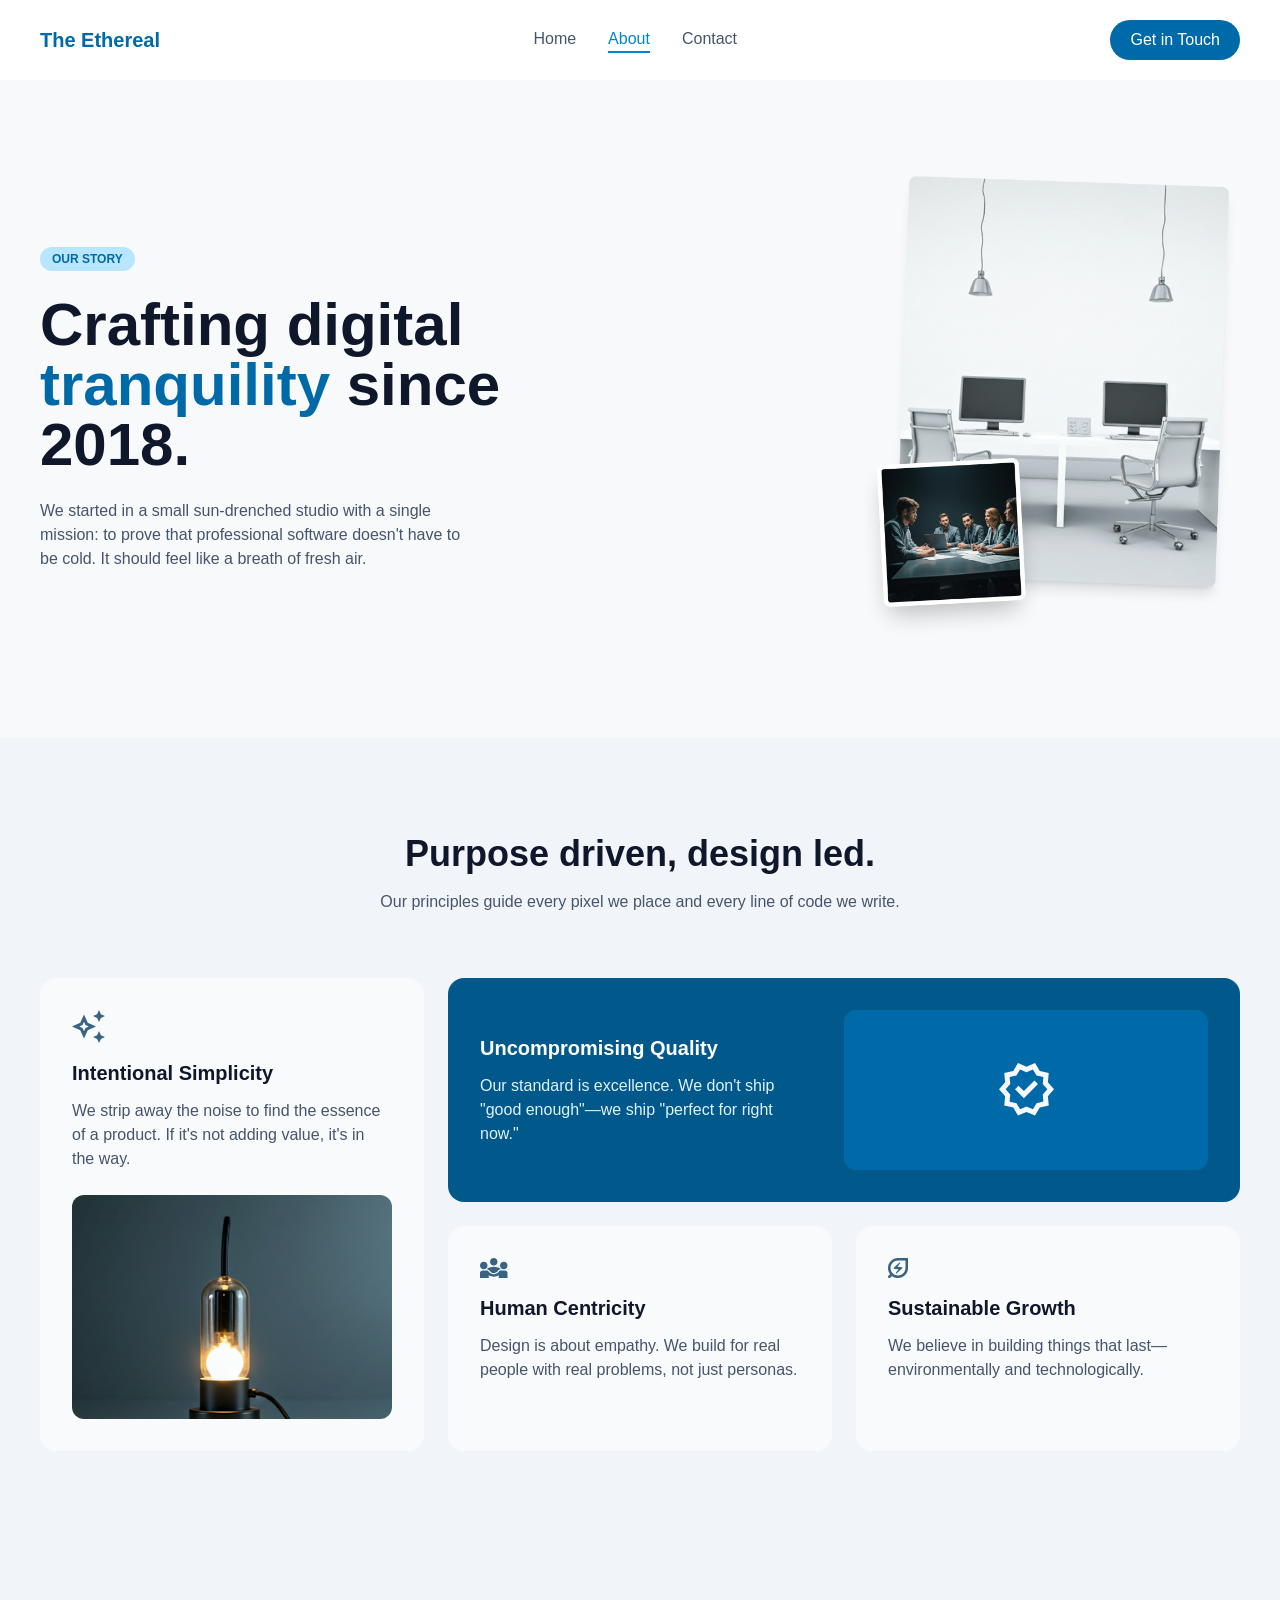
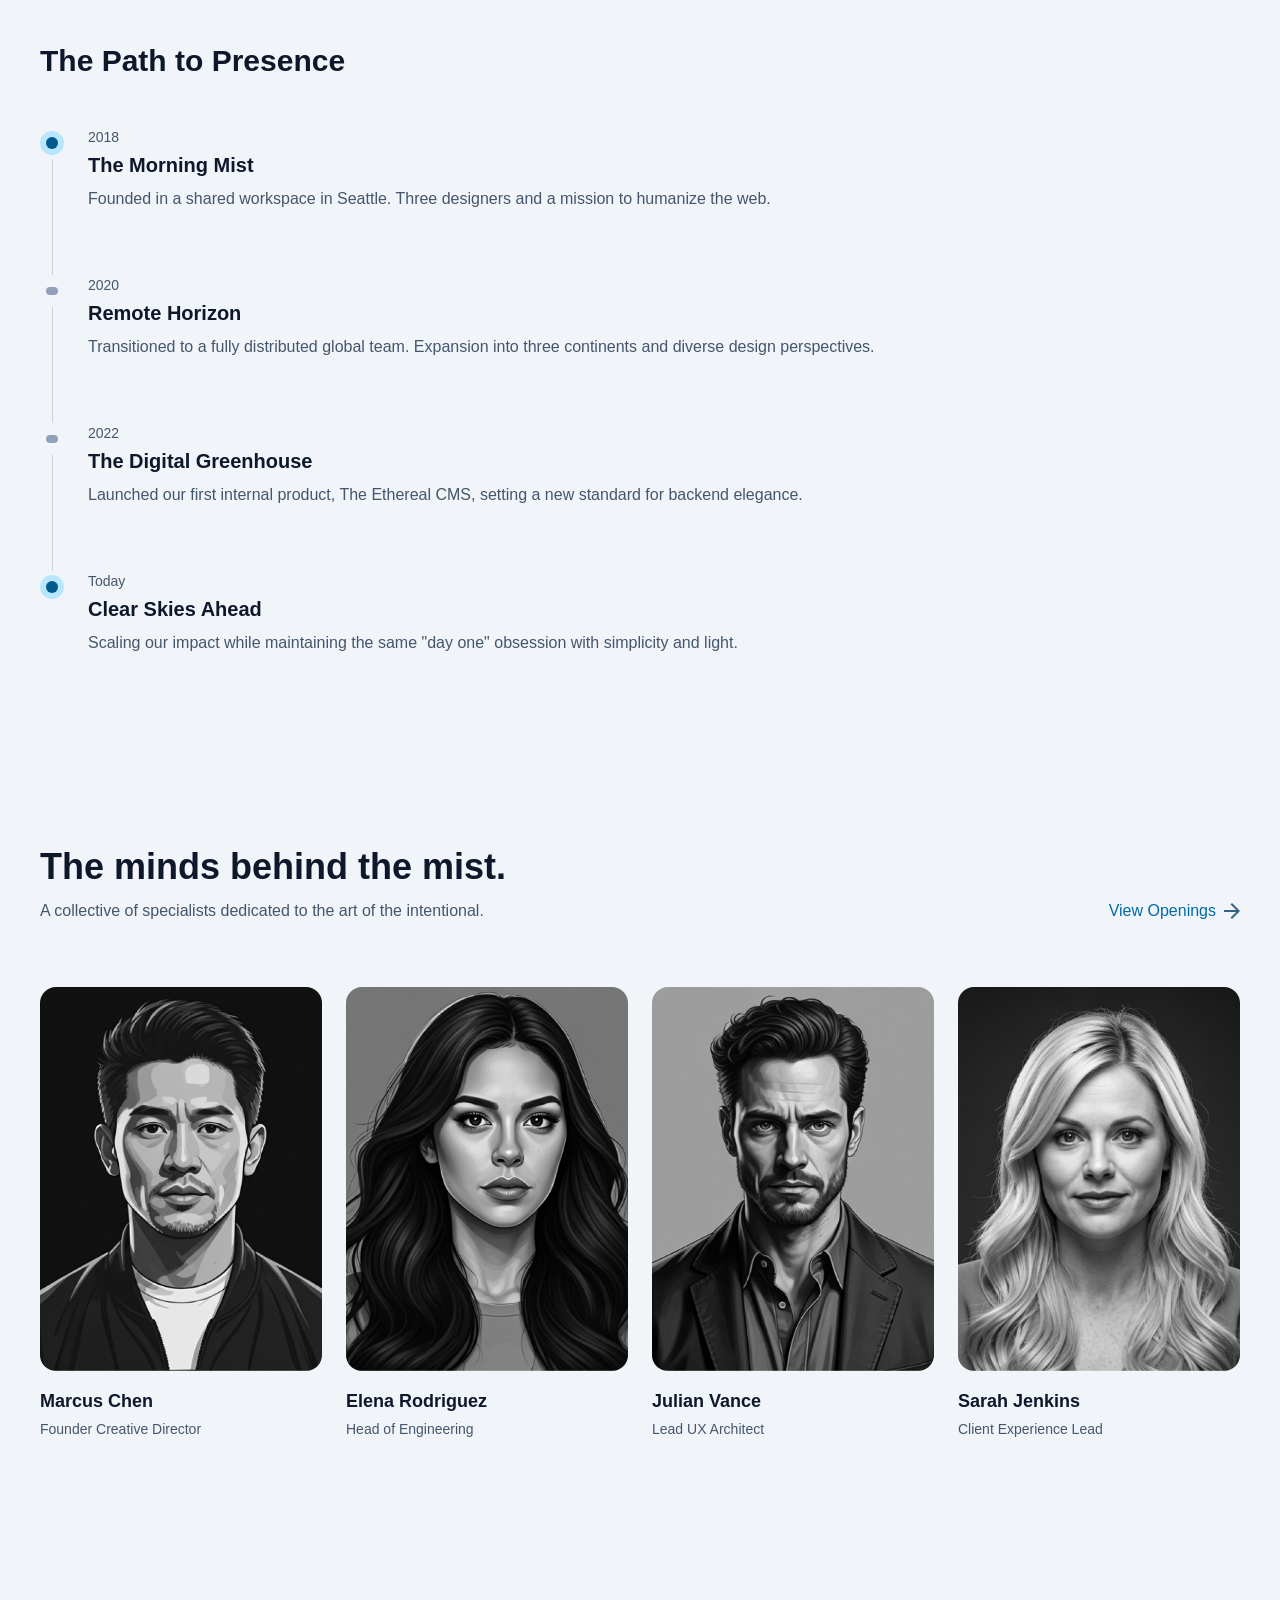
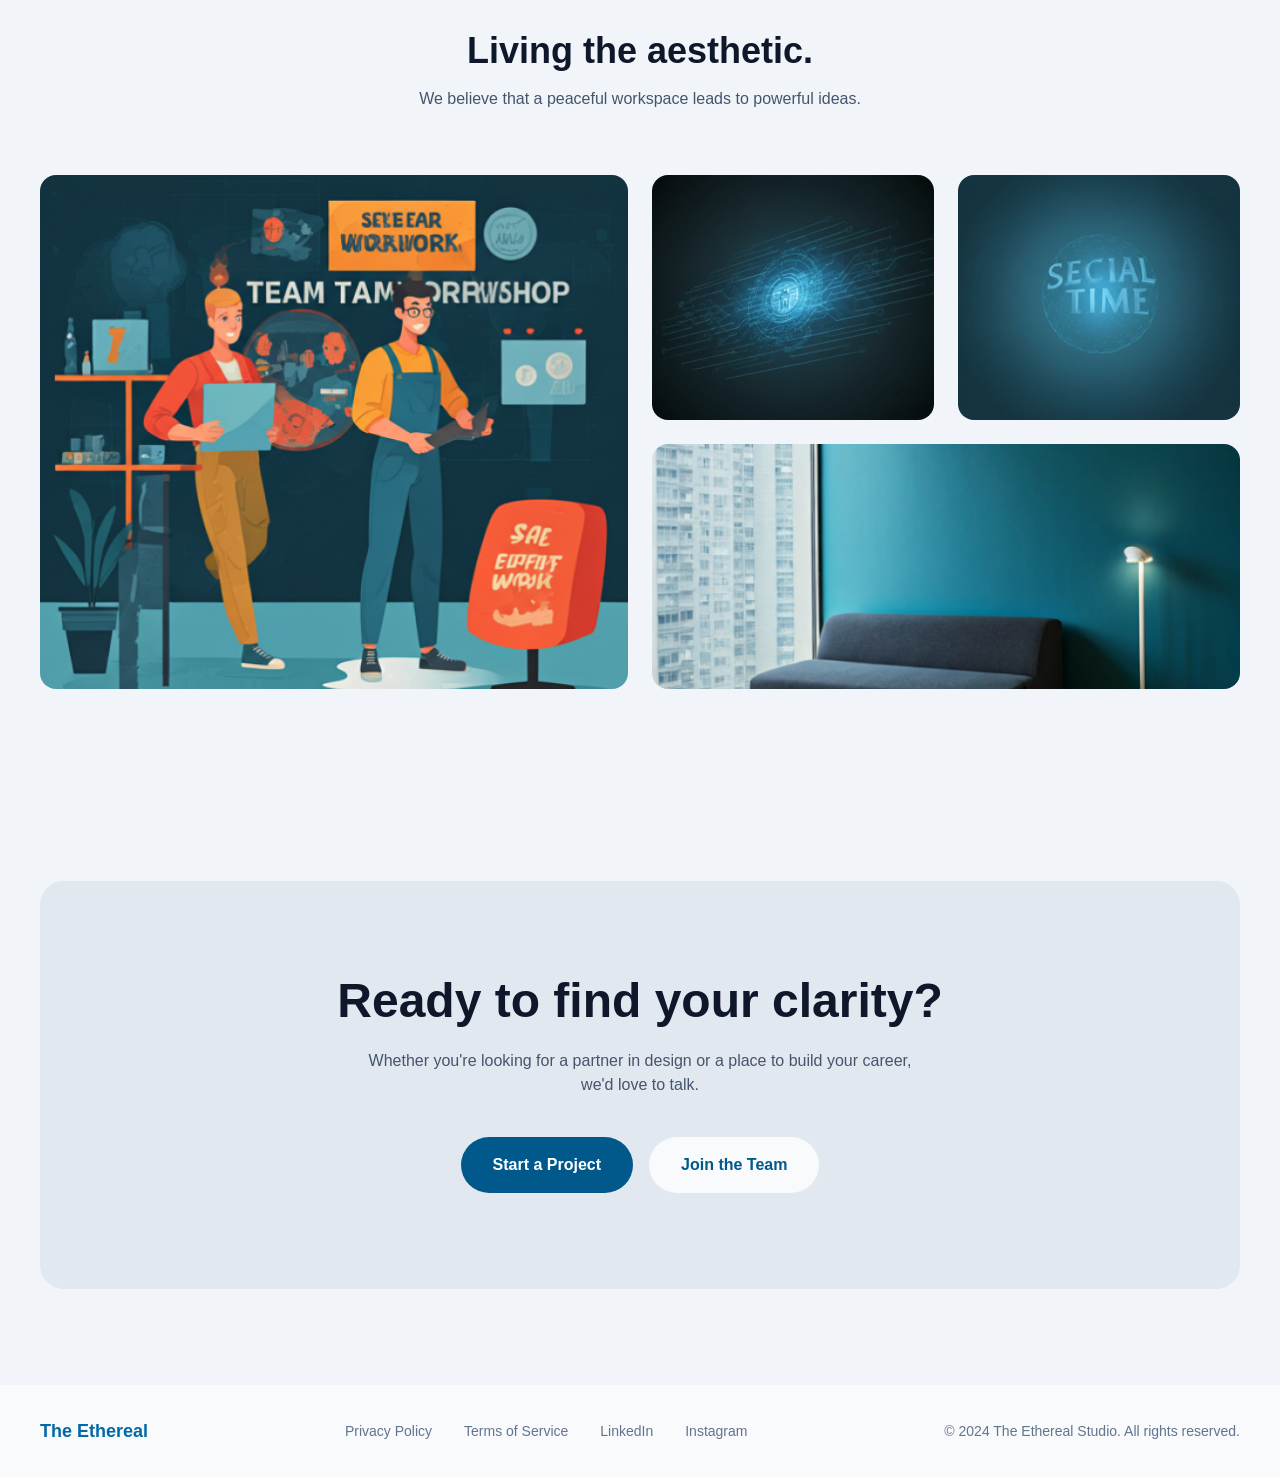
<file: src/index.html>
<!doctype html>
<html lang="en">
  <head>
    <meta charset="UTF-8" />
    <meta name="viewport" content="width=device-width, initial-scale=1.0" />
    <link rel="stylesheet" href="output.css" />
    <title>About</title>
  </head>
  <body>
    <header>
      <div class="flex items-center justify-between px-10 py-5 bg-white">
        <span class="text-xl font-semibold text-sky-700">The Ethereal</span>

        <nav class="flex gap-8">
          <a
            href="home.html"
            class="text-slate-600 hover:text-sky-500 active:text-sky-900"
            >Home</a
          >
          <a
            href="#"
            class="text-sky-600 border-b-2 border-sky-600 hover:text-sky-500 active:text-sky-900"
            >About</a
          >
          <a
            href="Contact.html"
            class="text-slate-600 hover:text-sky-500 active:text-sky-900"
            >Contact</a
          >
        </nav>

        <a
          href="#"
          class="bg-sky-700 text-white px-5 py-2 rounded-full hover:bg-sky-600 active:bg-sky-900"
          >Get in Touch</a
        >
      </div>

      <div
        class="flex items-center justify-between gap-10 px-10 py-24 bg-[#F7F9FB]"
      >
        <div class="w-1/2">
          <span
            class="inline-block bg-sky-200 text-sky-700 text-xs font-semibold uppercase px-3 py-1 rounded-full"
          >
            Our story
          </span>

          <h1 class="text-6xl font-bold text-slate-900 mt-6">
            Crafting digital
            <span class="text-sky-700">tranquility</span>
            since<br />
            2018.
          </h1>

          <p class="text-slate-600 mt-6">
            We started in a small sun-drenched studio with a single<br />
            mission: to prove that professional software doesn't have to<br />
            be cold. It should feel like a breath of fresh air.
          </p>
        </div>

        <div class="w-1/2 flex justify-end">
          <img src="img/image.png" alt="Office" class="w-96 rounded-2xl" />
        </div>
      </div>
    </header>
    <main>
      <section class="bg-slate-100 px-10 py-24">
        <div class="text-center">
          <h2 class="text-4xl font-bold text-slate-900">
            Purpose driven, design led.
          </h2>
          <p class="text-slate-600 mt-4">
            Our principles guide every pixel we place and every line of code we
            write.
          </p>
        </div>

        <div class="grid grid-cols-3 grid-rows-2 gap-6 mt-16">
          <div class="row-span-2 bg-slate-50 rounded-2xl p-8">
            <svg
              width="33"
              height="33"
              viewBox="0 0 33 33"
              fill="none"
              xmlns="http://www.w3.org/2000/svg"
            >
              <path
                d="M27 12L25.125 7.875L21 6L25.125 4.125L27 0L28.875 4.125L33 6L28.875 7.875L27 12V12M27 33L25.125 28.875L21 27L25.125 25.125L27 21L28.875 25.125L33 27L28.875 28.875L27 33V33M12 28.5L8.25 20.25L0 16.5L8.25 12.75L12 4.5L15.75 12.75L24 16.5L15.75 20.25L12 28.5V28.5M12 21.225L13.5 18L16.725 16.5L13.5 15L12 11.775L10.5 15L7.275 16.5L10.5 18L12 21.225V21.225M12 16.5V16.5V16.5V16.5V16.5V16.5V16.5V16.5V16.5V16.5"
                fill="#386382"
              />
            </svg>

            <h3 class="text-xl font-semibold text-slate-900 mt-4">
              Intentional Simplicity
            </h3>
            <p class="text-slate-600 mt-3">
              We strip away the noise to find the essence<br />
              of a product. If it's not adding value, it's in<br />
              the way.
            </p>
            <img
              src="img/image copy.png"
              alt="Lamp"
              class="w-full h-56 object-cover rounded-xl mt-6"
            />
          </div>

          <div
            class="col-span-2 flex items-center justify-between gap-6 bg-sky-800 rounded-2xl p-8"
          >
            <div>
              <h3 class="text-xl font-semibold text-white">
                Uncompromising Quality
              </h3>
              <p class="text-sky-100 mt-3">
                Our standard is excellence. We don't ship<br />
                "good enough"—we ship "perfect for right<br />
                now."
              </p>
            </div>
            <div
              class="flex items-center justify-center w-1/2 h-40 bg-sky-700 rounded-xl"
            >
              <svg
                width="55"
                height="53"
                viewBox="0 0 55 53"
                fill="none"
                xmlns="http://www.w3.org/2000/svg"
              >
                <path
                  d="M19 52.5L14.25 44.5L5.25 42.5L6.125 33.25L0 26.25L6.125 19.25L5.25 10L14.25 8L19 0L27.5 3.625L36 0L40.75 8L49.75 10L48.875 19.25L55 26.25L48.875 33.25L49.75 42.5L40.75 44.5L36 52.5L27.5 48.875L19 52.5V52.5M21.125 46.125L27.5 43.375L34 46.125L37.5 40.125L44.375 38.5L43.75 31.5L48.375 26.25L43.75 20.875L44.375 13.875L37.5 12.375L33.875 6.375L27.5 9.125L21 6.375L17.5 12.375L10.625 13.875L11.25 20.875L6.625 26.25L11.25 31.5L10.625 38.625L17.5 40.125L21.125 46.125V46.125M27.5 26.25V26.25V26.25V26.25V26.25V26.25V26.25V26.25V26.25V26.25V26.25V26.25V26.25V26.25V26.25V26.25V26.25V26.25V26.25V26.25V26.25V26.25M24.875 35.125L39 21L35.5 17.375L24.875 28L19.5 22.75L16 26.25L24.875 35.125V35.125"
                  fill="#F6F9FF"
                />
              </svg>
            </div>
          </div>

          <div class="bg-slate-50 rounded-2xl p-8">
            <svg
              width="28"
              height="20"
              viewBox="0 0 28 20"
              fill="none"
              xmlns="http://www.w3.org/2000/svg"
            >
              <path
                d="M0 20V15C0 14.2917 0.244792 13.6979 0.734375 13.2188C1.22396 12.7396 1.8125 12.5 2.5 12.5H6.59375C7.01042 12.5 7.40625 12.6042 7.78125 12.8125C8.15625 13.0208 8.45833 13.3021 8.6875 13.6562C9.29167 14.4688 10.0365 15.1042 10.9219 15.5625C11.8073 16.0208 12.75 16.25 13.75 16.25C14.7708 16.25 15.724 16.0208 16.6094 15.5625C17.4948 15.1042 18.2292 14.4688 18.8125 13.6562C19.0833 13.3021 19.401 13.0208 19.7656 12.8125C20.1302 12.6042 20.5104 12.5 20.9062 12.5H25C25.7083 12.5 26.3021 12.7396 26.7812 13.2188C27.2604 13.6979 27.5 14.2917 27.5 15V20H18.75V17.1562C18.0208 17.6771 17.2344 18.0729 16.3906 18.3438C15.5469 18.6146 14.6667 18.75 13.75 18.75C12.8542 18.75 11.9792 18.6094 11.125 18.3281C10.2708 18.0469 9.47917 17.6458 8.75 17.125V20H0V20M13.75 15C12.9583 15 12.2083 14.8177 11.5 14.4531C10.7917 14.0885 10.1979 13.5833 9.71875 12.9375C9.36458 12.4167 8.92188 12.0052 8.39062 11.7031C7.85938 11.401 7.28125 11.25 6.65625 11.25C7.11458 10.4792 8.08333 9.86979 9.5625 9.42188C11.0417 8.97396 12.4375 8.75 13.75 8.75C15.0625 8.75 16.4583 8.97396 17.9375 9.42188C19.4167 9.86979 20.3854 10.4792 20.8438 11.25C20.2396 11.25 19.6667 11.401 19.125 11.7031C18.5833 12.0052 18.1354 12.4167 17.7812 12.9375C17.3229 13.6042 16.7396 14.1146 16.0312 14.4688C15.3229 14.8229 14.5625 15 13.75 15V15M3.75 11.25C2.70833 11.25 1.82292 10.8854 1.09375 10.1562C0.364583 9.42708 0 8.54167 0 7.5C0 6.4375 0.364583 5.54688 1.09375 4.82812C1.82292 4.10938 2.70833 3.75 3.75 3.75C4.8125 3.75 5.70312 4.10938 6.42188 4.82812C7.14062 5.54688 7.5 6.4375 7.5 7.5C7.5 8.54167 7.14062 9.42708 6.42188 10.1562C5.70312 10.8854 4.8125 11.25 3.75 11.25V11.25M23.75 11.25C22.7083 11.25 21.8229 10.8854 21.0938 10.1562C20.3646 9.42708 20 8.54167 20 7.5C20 6.4375 20.3646 5.54688 21.0938 4.82812C21.8229 4.10938 22.7083 3.75 23.75 3.75C24.8125 3.75 25.7031 4.10938 26.4219 4.82812C27.1406 5.54688 27.5 6.4375 27.5 7.5C27.5 8.54167 27.1406 9.42708 26.4219 10.1562C25.7031 10.8854 24.8125 11.25 23.75 11.25V11.25M13.75 7.5C12.7083 7.5 11.8229 7.13542 11.0938 6.40625C10.3646 5.67708 10 4.79167 10 3.75C10 2.6875 10.3646 1.79688 11.0938 1.07812C11.8229 0.359375 12.7083 0 13.75 0C14.8125 0 15.7031 0.359375 16.4219 1.07812C17.1406 1.79688 17.5 2.6875 17.5 3.75C17.5 4.79167 17.1406 5.67708 16.4219 6.40625C15.7031 7.13542 14.8125 7.5 13.75 7.5V7.5"
                fill="#386382"
              />
            </svg>

            <h3 class="text-xl font-semibold text-slate-900 mt-4">
              Human Centricity
            </h3>
            <p class="text-slate-600 mt-3">
              Design is about empathy. We build for real<br />
              people with real problems, not just personas.
            </p>
          </div>

          <div class="bg-slate-50 rounded-2xl p-8">
            <svg
              width="20"
              height="20"
              viewBox="0 0 20 20"
              fill="none"
              xmlns="http://www.w3.org/2000/svg"
            >
              <path
                d="M10 17.5C12.0833 17.5 13.8438 16.7708 15.2812 15.3125C16.7188 13.8542 17.4583 12.0833 17.5 10V2.5H10C7.91667 2.54167 6.14583 3.28125 4.6875 4.71875C3.22917 6.15625 2.5 7.91667 2.5 10C2.5 12.0833 3.22917 13.8542 4.6875 15.3125C6.14583 16.7708 7.91667 17.5 10 17.5V17.5M8.53125 15.4062L14.2812 10.2812C14.4688 10.1146 14.5208 9.91667 14.4375 9.6875C14.3542 9.45833 14.1875 9.32292 13.9375 9.28125L9.4375 8.84375L12.125 5.125C12.1875 5.02083 12.224 4.92188 12.2344 4.82812C12.2448 4.73438 12.2083 4.64583 12.125 4.5625C12.0417 4.45833 11.9375 4.41146 11.8125 4.42188C11.6875 4.43229 11.5729 4.47917 11.4688 4.5625L5.75 9.6875C5.5625 9.85417 5.51042 10.0521 5.59375 10.2812C5.67708 10.5104 5.84375 10.6458 6.09375 10.6875L10.5938 11.125L7.875 14.8438C7.8125 14.9479 7.78125 15.0469 7.78125 15.1406C7.78125 15.2344 7.82292 15.3229 7.90625 15.4062C7.98958 15.4896 8.08854 15.5312 8.20312 15.5312C8.31771 15.5312 8.42708 15.4896 8.53125 15.4062V15.4062M10 20C8.83333 20 7.73438 19.8177 6.70312 19.4531C5.67188 19.0885 4.72917 18.5729 3.875 17.9062L2.15625 19.625C2.03125 19.75 1.89062 19.8438 1.73438 19.9062C1.57812 19.9688 1.41667 20 1.25 20C0.895833 20 0.598958 19.8802 0.359375 19.6406C0.119792 19.401 0 19.1042 0 18.75C0 18.5833 0.03125 18.4219 0.09375 18.2656C0.15625 18.1094 0.25 17.9688 0.375 17.8438L2.09375 16.125C1.42708 15.2708 0.911458 14.3281 0.546875 13.2969C0.182292 12.2656 0 11.1667 0 10C0 7.20833 0.96875 4.84375 2.90625 2.90625C4.84375 0.96875 7.20833 0 10 0H20V10C20 12.7917 19.0312 15.1562 17.0938 17.0938C15.1562 19.0312 12.7917 20 10 20V20M10 10V10V10V10V10V10V10V10V10V10"
                fill="#386382"
              />
            </svg>

            <h3 class="text-xl font-semibold text-slate-900 mt-4">
              Sustainable Growth
            </h3>
            <p class="text-slate-600 mt-3">
              We believe in building things that last—<br />
              environmentally and technologically.
            </p>
          </div>
        </div>
      </section>
      <section class="bg-slate-100 px-10 py-24">
        <h2 class="text-3xl font-bold text-slate-900">The Path to Presence</h2>

        <div class="mt-12">
          <div class="relative pl-12 pb-16">
            <div class="absolute left-3 top-8 bottom-0 w-px bg-slate-300"></div>
            <div
              class="absolute left-0 top-1 w-6 h-6 flex items-center justify-center rounded-full bg-sky-200"
            >
              <div class="w-3 h-3 rounded-full bg-sky-800"></div>
            </div>
            <p class="text-sm text-slate-600">2018</p>
            <h3 class="text-xl font-semibold text-slate-900 mt-1">
              The Morning Mist
            </h3>
            <p class="text-slate-600 mt-2">
              Founded in a shared workspace in Seattle. Three designers and a
              mission to humanize the web.
            </p>
          </div>

          <div class="relative pl-12 pb-16">
            <div class="absolute left-3 top-8 bottom-0 w-px bg-slate-300"></div>
            <div
              class="absolute left-0 top-1 w-6 h-6 flex items-center justify-center"
            >
              <div class="w-3 h-2 rounded-full bg-slate-400"></div>
            </div>
            <p class="text-sm text-slate-600">2020</p>
            <h3 class="text-xl font-semibold text-slate-900 mt-1">
              Remote Horizon
            </h3>
            <p class="text-slate-600 mt-2">
              Transitioned to a fully distributed global team. Expansion into
              three continents and diverse design perspectives.
            </p>
          </div>

          <div class="relative pl-12 pb-16">
            <div class="absolute left-3 top-8 bottom-0 w-px bg-slate-300"></div>
            <div
              class="absolute left-0 top-1 w-6 h-6 flex items-center justify-center"
            >
              <div class="w-3 h-2 rounded-full bg-slate-400"></div>
            </div>
            <p class="text-sm text-slate-600">2022</p>
            <h3 class="text-xl font-semibold text-slate-900 mt-1">
              The Digital Greenhouse
            </h3>
            <p class="text-slate-600 mt-2">
              Launched our first internal product, The Ethereal CMS, setting a
              new standard for backend elegance.
            </p>
          </div>

          <div class="relative pl-12">
            <div
              class="absolute left-0 top-1 w-6 h-6 flex items-center justify-center rounded-full bg-sky-200"
            >
              <div class="w-3 h-3 rounded-full bg-sky-800"></div>
            </div>
            <p class="text-sm text-slate-600">Today</p>
            <h3 class="text-xl font-semibold text-slate-900 mt-1">
              Clear Skies Ahead
            </h3>
            <p class="text-slate-600 mt-2">
              Scaling our impact while maintaining the same "day one" obsession
              with simplicity and light.
            </p>
          </div>
        </div>
      </section>
      <section class="bg-slate-100 px-10 py-24">
        <div class="flex items-end justify-between">
          <div>
            <h2 class="text-4xl font-bold text-slate-900">
              The minds behind the mist.
            </h2>
            <p class="text-slate-600 mt-3">
              A collective of specialists dedicated to the art of the
              intentional.
            </p>
          </div>

          <a
            href="#"
            class="flex items-center gap-2 text-sky-700 hover:text-sky-500 active:text-sky-900"
          >
            View Openings
            <svg
              width="16"
              height="16"
              viewBox="0 0 16 16"
              fill="none"
              xmlns="http://www.w3.org/2000/svg"
            >
              <path
                d="M12.175 9H0V7H12.175L6.575 1.4L8 0L16 8L8 16L6.575 14.6L12.175 9V9"
                fill="#386382"
              />
            </svg>
          </a>
        </div>

        <div class="grid grid-cols-4 gap-6 mt-16">
          <div>
            <img
              src="img/image copy 2.png"
              alt="Marcus Chen"
              class="w-[[400px]] h-96 object-cover rounded-2xl"
            />
            <h3 class="text-lg font-semibold text-slate-900 mt-4">
              Marcus Chen
            </h3>
            <p class="text-sm text-slate-600 mt-1">Founder Creative Director</p>
          </div>

          <div>
            <img
              src="img/image copy 3.png"
              alt="Elena Rodriguez"
              class="w-[[400px]] h-96 object-cover rounded-2xl"
            />
            <h3 class="text-lg font-semibold text-slate-900 mt-4">
              Elena Rodriguez
            </h3>
            <p class="text-sm text-slate-600 mt-1">Head of Engineering</p>
          </div>

          <div>
            <img
              src="img/image copy 4.png"
              alt="Julian Vance"
              class="w-[[400px]] h-96 object-cover rounded-2xl"
            />
            <h3 class="text-lg font-semibold text-slate-900 mt-4">
              Julian Vance
            </h3>
            <p class="text-sm text-slate-600 mt-1">Lead UX Architect</p>
          </div>

          <div>
            <img
              src="img/image copy 5.png"
              alt="Sarah Jenkins"
              class="w-[[400px]] h-96 object-cover rounded-2xl"
            />
            <h3 class="text-lg font-semibold text-slate-900 mt-4">
              Sarah Jenkins
            </h3>
            <p class="text-sm text-slate-600 mt-1">Client Experience Lead</p>
          </div>
        </div>
      </section>
      <section class="bg-slate-100 px-10 py-24">
        <div class="text-center">
          <h2 class="text-4xl font-bold text-slate-900">
            Living the aesthetic.
          </h2>
          <p class="text-slate-600 mt-4">
            We believe that a peaceful workspace leads to powerful ideas.
          </p>
        </div>

        <div class="grid grid-cols-4 grid-rows-2 gap-6 mt-16">
          <img
            src="img/image copy 6.png"
            alt="Workshop"
            class="col-span-2 row-span-2 w-full h-full object-cover rounded-2xl"
          />

          <img
            src="img/image copy 7.png"
            alt="Glow"
            class="w-full h-full object-cover rounded-2xl"
          />

          <img
            src="img/image copy 8.png"
            alt="Social time"
            class="w-full h-full object-cover rounded-2xl"
          />

          <img
            src="img/image copy 9.png"
            alt="Lounge"
            class="col-span-2 w-full h-full object-cover rounded-2xl"
          />
        </div>
      </section>
      <section class="bg-slate-100 px-10 py-24">
        <div class="bg-slate-200 rounded-3xl px-10 py-24 text-center">
          <h2 class="text-5xl font-bold text-slate-900">
            Ready to find your clarity?
          </h2>

          <p class="text-slate-600 mt-6 max-w-xl mx-auto">
            Whether you're looking for a partner in design or a place to build
            your career, we'd love to talk.
          </p>

          <div class="flex items-center justify-center gap-4 mt-10">
            <a
              href="#"
              class="bg-sky-800 text-white font-semibold px-8 py-4 rounded-full transition-all duration-500 ease-in-out hover:bg-sky-500 hover:-translate-y-2 active:bg-sky-900"
            >
              Start a Project
            </a>

            <a
              href="#"
              class="bg-slate-50 text-sky-800 font-semibold px-8 py-4 rounded-full transition-all duration-500 ease-in-out hover:bg-sky-800 hover:text-white hover:-translate-y-2 active:bg-sky-900"
            >
              Join the Team
            </a>
          </div>
        </div>
      </section>
    </main>
    <footer class="flex items-center justify-between px-10 py-8 bg-slate-50">
      <span class="text-lg font-semibold text-sky-700">The Ethereal</span>

      <nav class="flex gap-8">
        <a
          href="#"
          class="text-sm text-slate-500 transition duration-300 hover:text-sky-500 active:text-sky-900"
          >Privacy Policy</a
        >
        <a
          href="#"
          class="text-sm text-slate-500 transition duration-300 hover:text-sky-500 active:text-sky-900"
          >Terms of Service</a
        >
        <a
          href="#"
          class="text-sm text-slate-500 transition duration-300 hover:text-sky-500 active:text-sky-900"
          >LinkedIn</a
        >
        <a
          href="#"
          class="text-sm text-slate-500 transition duration-300 hover:text-sky-500 active:text-sky-900"
          >Instagram</a
        >
      </nav>

      <p class="text-sm text-slate-500">
        © 2024 The Ethereal Studio. All rights reserved.
      </p>
    </footer>
  </body>
</html>
</file>
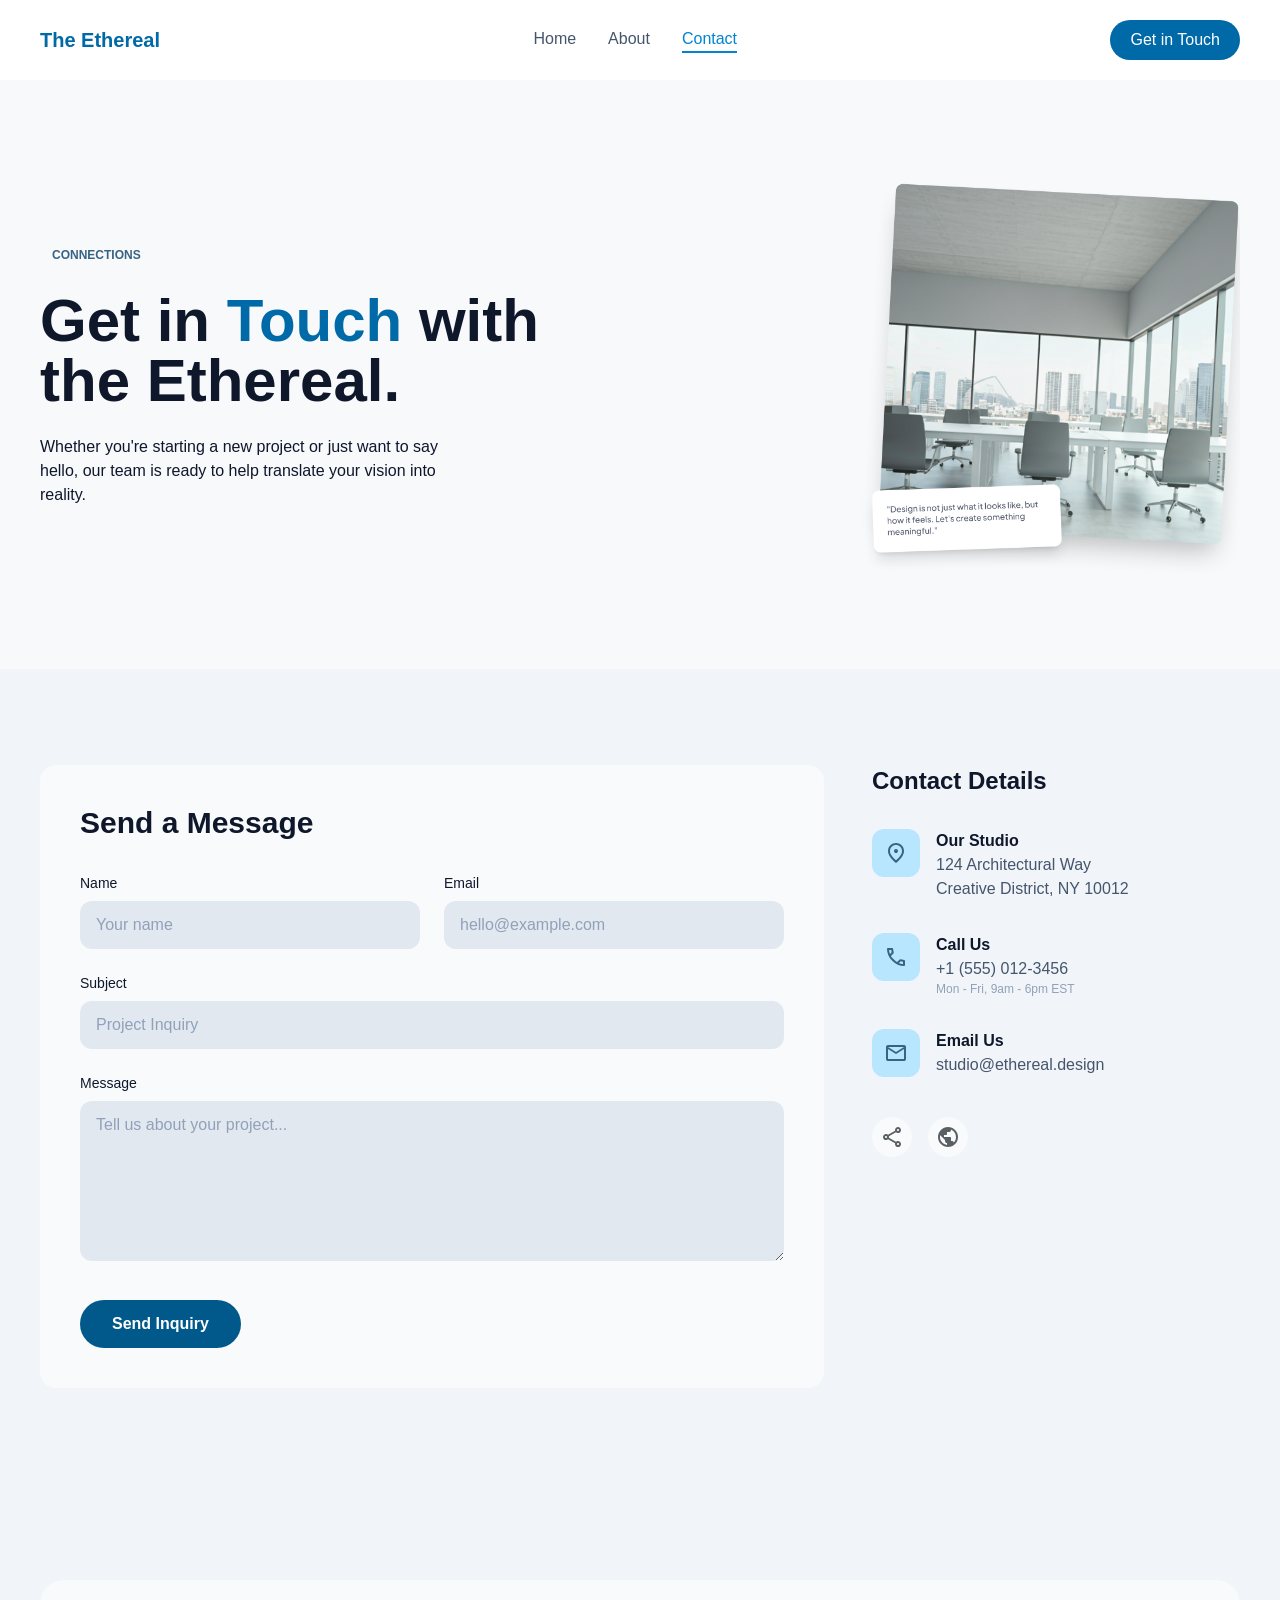
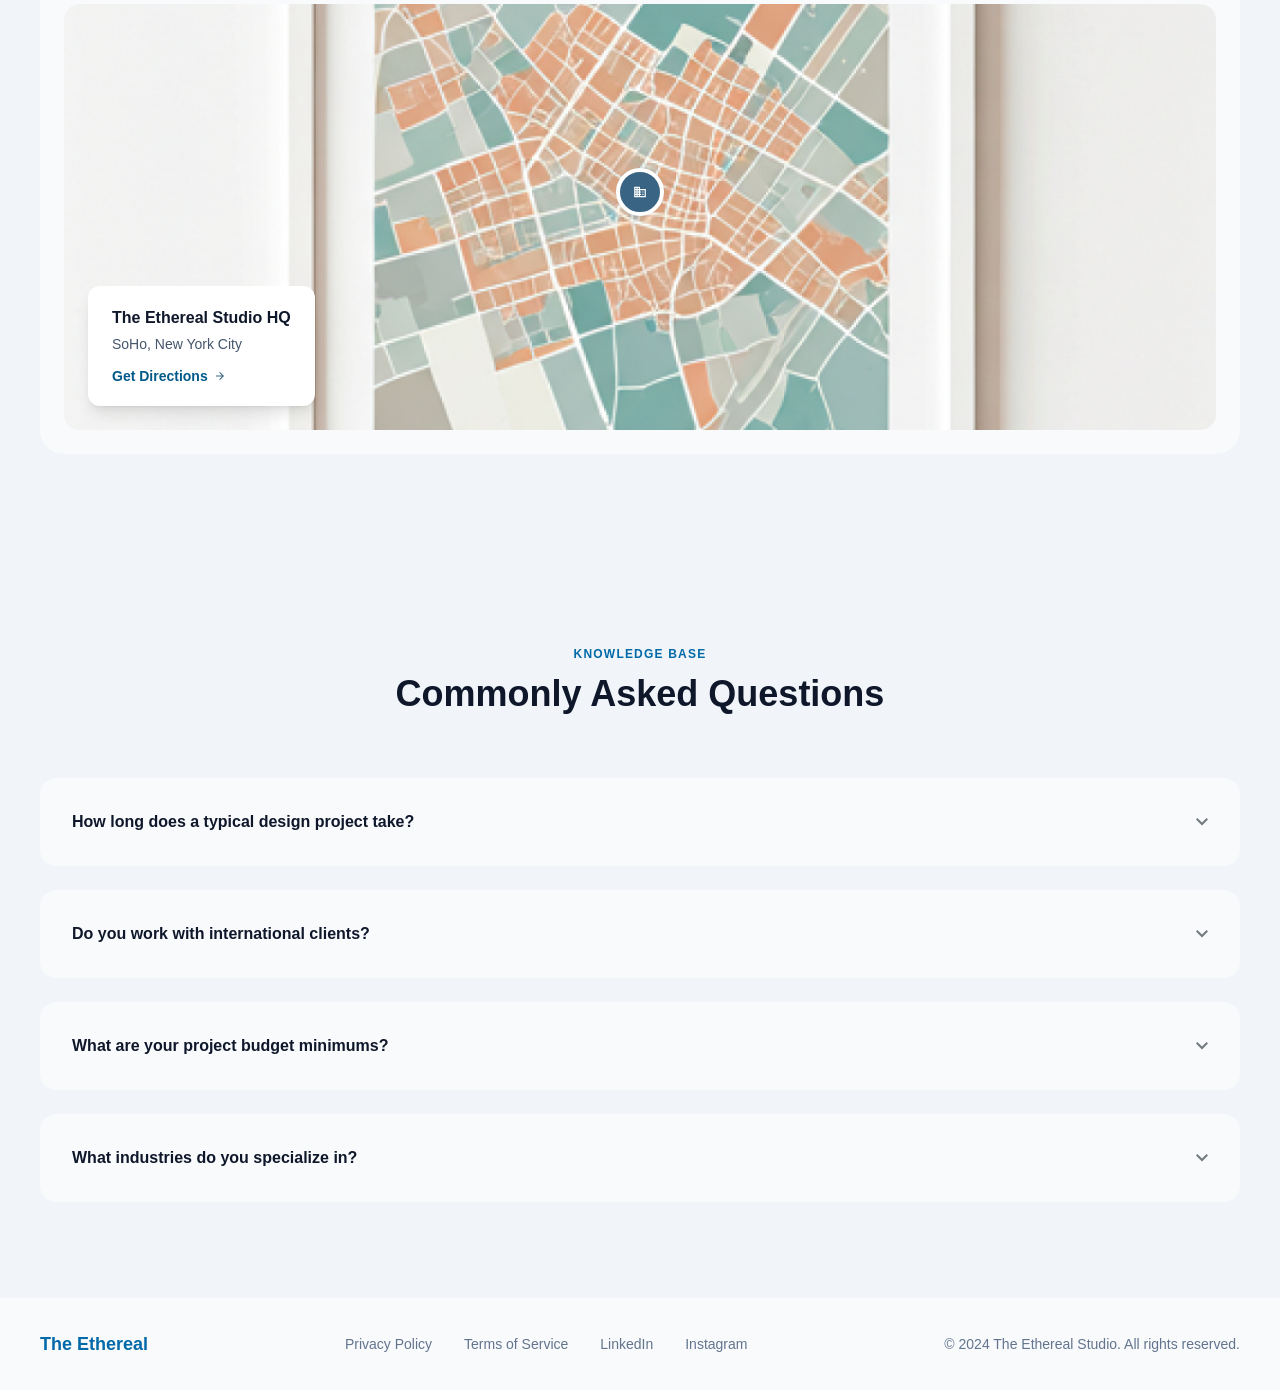
<file: src/Contact.html>
<!doctype html>
<html lang="en">
  <head>
    <meta charset="UTF-8" />
    <meta name="viewport" content="width=device-width, initial-scale=1.0" />
    <link rel="stylesheet" href="output.css" />
    <title>Contact</title>
  </head>
  <body>
    <header>
      <div class="flex items-center justify-between px-10 py-5 bg-white">
        <span class="text-xl font-semibold text-sky-700">The Ethereal</span>

        <nav class="flex gap-8">
          <a
            href="home.html"
            class="text-slate-600 hover:text-sky-500 active:text-sky-900"
            >Home</a
          >
          <a
            href="index.html"
            class="text-slate-600 hover:text-sky-500 active:text-sky-900"
            >About</a
          >
          <a
            href="#"
            class="text-sky-600 border-b-2 border-sky-600 hover:text-sky-500 active:text-sky-900"
            >Contact</a
          >
        </nav>

        <a
          href="#"
          class="bg-sky-700 text-white px-5 py-2 rounded-full hover:bg-sky-600 active:bg-sky-900"
          >Get in Touch</a
        >
      </div>

      <div
        class="flex items-center justify-between gap-10 px-10 py-24 bg-[#F7F9FB]"
      >
        <div class="w-1/2">
          <span
            class="inline-block text-[#386382] text-xs font-semibold uppercase px-3 py-1 rounded-full"
          >
            Connections
          </span>

          <h1 class="text-6xl font-bold text-slate-900 mt-6">
            Get in
            <span class="text-sky-700">Touch</span>
            with<br />
            the Ethereal.
          </h1>

          <p class="text-slate-900 mt-6">
            Whether you're starting a new project or just want to say<br />
            hello, our team is ready to help translate your vision into<br />
            reality.
          </p>
        </div>

        <div class="w-1/2 flex justify-end">
          <img
            src="img/image copy 10.png"
            alt="Office"
            class="w-96 rounded-2xl"
          />
        </div>
      </div>
    </header>
    <main>
      <section class="bg-slate-100 px-10 py-24">
        <div class="grid grid-cols-3 gap-12">
          <form class="col-span-2 bg-slate-50 rounded-2xl p-10">
            <h2 class="text-3xl font-bold text-slate-900">Send a Message</h2>

            <div class="grid grid-cols-2 gap-6 mt-8">
              <div>
                <label class="block text-sm font-medium text-slate-900"
                  >Name</label
                >
                <input
                  type="text"
                  placeholder="Your name"
                  class="w-full mt-2 px-4 py-3 bg-slate-200 rounded-xl text-slate-900 placeholder-slate-400 transition duration-300 focus:shadow-lg focus:shadow-sky-800"
                />
              </div>
              <div>
                <label class="block text-sm font-medium text-slate-900"
                  >Email</label
                >
                <input
                  type="email"
                  placeholder="hello@example.com"
                  class="w-full mt-2 px-4 py-3 bg-slate-200 rounded-xl text-slate-900 placeholder-slate-400 transition duration-300 focus:shadow-lg focus:shadow-sky-800"
                />
              </div>
            </div>

            <div class="mt-6">
              <label class="block text-sm font-medium text-slate-900"
                >Subject</label
              >
              <input
                type="text"
                placeholder="Project Inquiry"
                class="w-full mt-2 px-4 py-3 bg-slate-200 rounded-xl text-slate-900 placeholder-slate-400 transition duration-300 focus:shadow-lg focus:shadow-sky-800"
              />
            </div>

            <div class="mt-6">
              <label class="block text-sm font-medium text-slate-900"
                >Message</label
              >
              <textarea
                placeholder="Tell us about your project..."
                class="w-full h-40 mt-2 px-4 py-3 bg-slate-200 rounded-xl text-slate-900 placeholder-slate-400 transition duration-300 focus:shadow-lg focus:shadow-sky-800"
              ></textarea>
            </div>

            <button
              type="submit"
              class="mt-8 bg-sky-800 text-white font-semibold px-8 py-3 rounded-full transition-all duration-500 ease-in-out hover:bg-sky-500 hover:-translate-y-1 active:bg-sky-900"
            >
              Send Inquiry
            </button>
          </form>

          <div>
            <h2 class="text-2xl font-bold text-slate-900">Contact Details</h2>

            <div class="flex gap-4 mt-8">
              <div
                class="w-12 h-12 shrink-0 flex items-center justify-center bg-sky-200 rounded-xl"
              >
                <svg
                  width="16"
                  height="20"
                  viewBox="0 0 16 20"
                  fill="none"
                  xmlns="http://www.w3.org/2000/svg"
                >
                  <path
                    d="M8 10C8.55 10 9.02083 9.80417 9.4125 9.4125C9.80417 9.02083 10 8.55 10 8C10 7.45 9.80417 6.97917 9.4125 6.5875C9.02083 6.19583 8.55 6 8 6C7.45 6 6.97917 6.19583 6.5875 6.5875C6.19583 6.97917 6 7.45 6 8C6 8.55 6.19583 9.02083 6.5875 9.4125C6.97917 9.80417 7.45 10 8 10V10M8 17.35C10.0333 15.4833 11.5417 13.7875 12.525 12.2625C13.5083 10.7375 14 9.38333 14 8.2C14 6.38333 13.4208 4.89583 12.2625 3.7375C11.1042 2.57917 9.68333 2 8 2C6.31667 2 4.89583 2.57917 3.7375 3.7375C2.57917 4.89583 2 6.38333 2 8.2C2 9.38333 2.49167 10.7375 3.475 12.2625C4.45833 13.7875 5.96667 15.4833 8 17.35V17.35M8 20C5.31667 17.7167 3.3125 15.5958 1.9875 13.6375C0.6625 11.6792 0 9.86667 0 8.2C0 5.7 0.804167 3.70833 2.4125 2.225C4.02083 0.741667 5.88333 0 8 0C10.1167 0 11.9792 0.741667 13.5875 2.225C15.1958 3.70833 16 5.7 16 8.2C16 9.86667 15.3375 11.6792 14.0125 13.6375C12.6875 15.5958 10.6833 17.7167 8 20V20M8 8V8V8V8V8V8V8V8V8V8"
                    fill="#386382"
                  />
                </svg>
              </div>
              <div>
                <h3 class="font-semibold text-slate-900">Our Studio</h3>
                <p class="text-slate-600">124 Architectural Way</p>
                <p class="text-slate-600">Creative District, NY 10012</p>
              </div>
            </div>

            <div class="flex gap-4 mt-8">
              <div
                class="w-12 h-12 shrink-0 flex items-center justify-center bg-sky-200 rounded-xl"
              >
                <svg
                  width="18"
                  height="18"
                  viewBox="0 0 18 18"
                  fill="none"
                  xmlns="http://www.w3.org/2000/svg"
                >
                  <path
                    d="M16.95 18C14.8667 18 12.8083 17.5458 10.775 16.6375C8.74167 15.7292 6.89167 14.4417 5.225 12.775C3.55833 11.1083 2.27083 9.25833 1.3625 7.225C0.454167 5.19167 0 3.13333 0 1.05C0 0.75 0.1 0.5 0.3 0.3C0.5 0.1 0.75 0 1.05 0H5.1C5.33333 0 5.54167 0.0791667 5.725 0.2375C5.90833 0.395833 6.01667 0.583333 6.05 0.8L6.7 4.3C6.73333 4.56667 6.725 4.79167 6.675 4.975C6.625 5.15833 6.53333 5.31667 6.4 5.45L3.975 7.9C4.30833 8.51667 4.70417 9.1125 5.1625 9.6875C5.62083 10.2625 6.125 10.8167 6.675 11.35C7.19167 11.8667 7.73333 12.3458 8.3 12.7875C8.86667 13.2292 9.46667 13.6333 10.1 14L12.45 11.65C12.6 11.5 12.7958 11.3875 13.0375 11.3125C13.2792 11.2375 13.5167 11.2167 13.75 11.25L17.2 11.95C17.4333 12.0167 17.625 12.1375 17.775 12.3125C17.925 12.4875 18 12.6833 18 12.9V16.95C18 17.25 17.9 17.5 17.7 17.7C17.5 17.9 17.25 18 16.95 18V18M3.025 6L4.675 4.35V4.35V4.35L4.25 2V2V2H2.025V2V2C2.10833 2.68333 2.225 3.35833 2.375 4.025C2.525 4.69167 2.74167 5.35 3.025 6V6M11.975 14.95C12.625 15.2333 13.2875 15.4583 13.9625 15.625C14.6375 15.7917 15.3167 15.9 16 15.95V15.95V15.95V13.75V13.75V13.75L13.65 13.275V13.275V13.275L11.975 14.95V14.95M3.025 6V6V6V6V6V6V6V6V6V6V6V6V6M11.975 14.95V14.95V14.95V14.95V14.95V14.95V14.95V14.95V14.95V14.95V14.95V14.95V14.95"
                    fill="#386382"
                  />
                </svg>
              </div>
              <div>
                <h3 class="font-semibold text-slate-900">Call Us</h3>
                <p class="text-slate-600">+1 (555) 012-3456</p>
                <p class="text-xs text-slate-400">Mon - Fri, 9am - 6pm EST</p>
              </div>
            </div>

            <div class="flex gap-4 mt-8">
              <div
                class="w-12 h-12 shrink-0 flex items-center justify-center bg-sky-200 rounded-xl"
              >
                <svg
                  width="20"
                  height="16"
                  viewBox="0 0 20 16"
                  fill="none"
                  xmlns="http://www.w3.org/2000/svg"
                >
                  <path
                    d="M2 16C1.45 16 0.979167 15.8042 0.5875 15.4125C0.195833 15.0208 0 14.55 0 14V2C0 1.45 0.195833 0.979167 0.5875 0.5875C0.979167 0.195833 1.45 0 2 0H18C18.55 0 19.0208 0.195833 19.4125 0.5875C19.8042 0.979167 20 1.45 20 2V14C20 14.55 19.8042 15.0208 19.4125 15.4125C19.0208 15.8042 18.55 16 18 16H2V16M10 9L2 4V14V14V14H18V14V14V4L10 9V9M10 7L18 2H2L10 7V7M2 4V2V2V4V14V14V14V14V14V14V4V4"
                    fill="#386382"
                  />
                </svg>
              </div>
              <div>
                <h3 class="font-semibold text-slate-900">Email Us</h3>
                <p class="text-slate-600">studio@ethereal.design</p>
              </div>
            </div>

            <div class="flex gap-4 mt-10">
              <a
                href="#"
                class="w-10 h-10 flex items-center justify-center bg-slate-50 rounded-full transition duration-300 hover:bg-sky-200"
              >
                <svg
                  width="18"
                  height="20"
                  viewBox="0 0 18 20"
                  fill="none"
                  xmlns="http://www.w3.org/2000/svg"
                >
                  <path
                    d="M15 20C14.1667 20 13.4583 19.7083 12.875 19.125C12.2917 18.5417 12 17.8333 12 17C12 16.9 12.025 16.6667 12.075 16.3L5.05 12.2C4.78333 12.45 4.475 12.6458 4.125 12.7875C3.775 12.9292 3.4 13 3 13C2.16667 13 1.45833 12.7083 0.875 12.125C0.291667 11.5417 0 10.8333 0 10C0 9.16667 0.291667 8.45833 0.875 7.875C1.45833 7.29167 2.16667 7 3 7C3.4 7 3.775 7.07083 4.125 7.2125C4.475 7.35417 4.78333 7.55 5.05 7.8L12.075 3.7C12.0417 3.58333 12.0208 3.47083 12.0125 3.3625C12.0042 3.25417 12 3.13333 12 3C12 2.16667 12.2917 1.45833 12.875 0.875C13.4583 0.291667 14.1667 0 15 0C15.8333 0 16.5417 0.291667 17.125 0.875C17.7083 1.45833 18 2.16667 18 3C18 3.83333 17.7083 4.54167 17.125 5.125C16.5417 5.70833 15.8333 6 15 6C14.6 6 14.225 5.92917 13.875 5.7875C13.525 5.64583 13.2167 5.45 12.95 5.2L5.925 9.3C5.95833 9.41667 5.97917 9.52917 5.9875 9.6375C5.99583 9.74583 6 9.86667 6 10C6 10.1333 5.99583 10.2542 5.9875 10.3625C5.97917 10.4708 5.95833 10.5833 5.925 10.7L12.95 14.8C13.2167 14.55 13.525 14.3542 13.875 14.2125C14.225 14.0708 14.6 14 15 14C15.8333 14 16.5417 14.2917 17.125 14.875C17.7083 15.4583 18 16.1667 18 17C18 17.8333 17.7083 18.5417 17.125 19.125C16.5417 19.7083 15.8333 20 15 20V20M15 18C15.2833 18 15.5208 17.9042 15.7125 17.7125C15.9042 17.5208 16 17.2833 16 17C16 16.7167 15.9042 16.4792 15.7125 16.2875C15.5208 16.0958 15.2833 16 15 16C14.7167 16 14.4792 16.0958 14.2875 16.2875C14.0958 16.4792 14 16.7167 14 17C14 17.2833 14.0958 17.5208 14.2875 17.7125C14.4792 17.9042 14.7167 18 15 18V18M3 11C3.28333 11 3.52083 10.9042 3.7125 10.7125C3.90417 10.5208 4 10.2833 4 10C4 9.71667 3.90417 9.47917 3.7125 9.2875C3.52083 9.09583 3.28333 9 3 9C2.71667 9 2.47917 9.09583 2.2875 9.2875C2.09583 9.47917 2 9.71667 2 10C2 10.2833 2.09583 10.5208 2.2875 10.7125C2.47917 10.9042 2.71667 11 3 11V11M15 4C15.2833 4 15.5208 3.90417 15.7125 3.7125C15.9042 3.52083 16 3.28333 16 3C16 2.71667 15.9042 2.47917 15.7125 2.2875C15.5208 2.09583 15.2833 2 15 2C14.7167 2 14.4792 2.09583 14.2875 2.2875C14.0958 2.47917 14 2.71667 14 3C14 3.28333 14.0958 3.52083 14.2875 3.7125C14.4792 3.90417 14.7167 4 15 4V4M15 17V17V17V17V17V17V17V17V17V17M3 10V10V10V10V10V10V10V10V10V10M15 3V3V3V3V3V3V3V3V3V3"
                    fill="#596064"
                  />
                </svg>
              </a>
              <a
                href="#"
                class="w-10 h-10 flex items-center justify-center bg-slate-50 rounded-full transition duration-300 hover:bg-sky-200"
              >
                <svg
                  width="20"
                  height="20"
                  viewBox="0 0 20 20"
                  fill="none"
                  xmlns="http://www.w3.org/2000/svg"
                >
                  <path
                    d="M10 20C8.61667 20 7.31667 19.7375 6.1 19.2125C4.88333 18.6875 3.825 17.975 2.925 17.075C2.025 16.175 1.3125 15.1167 0.7875 13.9C0.2625 12.6833 0 11.3833 0 10C0 8.61667 0.2625 7.31667 0.7875 6.1C1.3125 4.88333 2.025 3.825 2.925 2.925C3.825 2.025 4.88333 1.3125 6.1 0.7875C7.31667 0.2625 8.61667 0 10 0C11.3833 0 12.6833 0.2625 13.9 0.7875C15.1167 1.3125 16.175 2.025 17.075 2.925C17.975 3.825 18.6875 4.88333 19.2125 6.1C19.7375 7.31667 20 8.61667 20 10C20 11.3833 19.7375 12.6833 19.2125 13.9C18.6875 15.1167 17.975 16.175 17.075 17.075C16.175 17.975 15.1167 18.6875 13.9 19.2125C12.6833 19.7375 11.3833 20 10 20V20M9 17.95V16C8.45 16 7.97917 15.8042 7.5875 15.4125C7.19583 15.0208 7 14.55 7 14V13L2.2 8.2C2.15 8.5 2.10417 8.8 2.0625 9.1C2.02083 9.4 2 9.7 2 10C2 12.0167 2.6625 13.7833 3.9875 15.3C5.3125 16.8167 6.98333 17.7 9 17.95V17.95M15.9 15.4C16.5833 14.65 17.1042 13.8125 17.4625 12.8875C17.8208 11.9625 18 11 18 10C18 8.36667 17.5458 6.875 16.6375 5.525C15.7292 4.175 14.5167 3.2 13 2.6V3C13 3.55 12.8042 4.02083 12.4125 4.4125C12.0208 4.80417 11.55 5 11 5H9V7C9 7.28333 8.90417 7.52083 8.7125 7.7125C8.52083 7.90417 8.28333 8 8 8H6V10H12C12.2833 10 12.5208 10.0958 12.7125 10.2875C12.9042 10.4792 13 10.7167 13 11V14H14C14.4333 14 14.825 14.1292 15.175 14.3875C15.525 14.6458 15.7667 14.9833 15.9 15.4V15.4"
                    fill="#596064"
                  />
                </svg>
              </a>
            </div>
          </div>
        </div>
      </section>
      <section class="bg-slate-100 px-10 py-24">
        <div class="bg-slate-50 rounded-3xl p-6">
          <div class="relative">
            <img
              src="img/image copy 11.png"
              alt="Map"
              class="w-full rounded-2xl"
            />

            <svg
              class="absolute top-1/2 left-1/2 -translate-x-1/2 -translate-y-1/2"
              width="124"
              height="124"
              viewBox="0 0 124 124"
              fill="none"
              xmlns="http://www.w3.org/2000/svg"
            >
              <rect
                x="38"
                y="13"
                width="48"
                height="48"
                rx="24"
                fill="#386382"
                fill-opacity="0.2"
              />
              <rect
                x="40"
                y="15"
                width="44"
                height="44"
                rx="22"
                fill="#386382"
              />
              <rect
                x="40"
                y="15"
                width="44"
                height="44"
                rx="22"
                stroke="white"
                stroke-width="4"
              />
              <g filter="url(#filter0_d_1_487)">
                <rect
                  x="38"
                  y="13"
                  width="48"
                  height="48"
                  rx="24"
                  fill="white"
                  fill-opacity="0.01"
                  shape-rendering="crispEdges"
                />
              </g>
              <path
                d="M56.1666 42.25V31.75H62V34.0833H67.8333V42.25H56.1666V42.25M57.3333 41.0833H58.5V39.9167H57.3333V41.0833V41.0833M57.3333 38.75H58.5V37.5833H57.3333V38.75V38.75M57.3333 36.4167H58.5V35.25H57.3333V36.4167V36.4167M57.3333 34.0833H58.5V32.9167H57.3333V34.0833V34.0833M59.6666 41.0833H60.8333V39.9167H59.6666V41.0833V41.0833M59.6666 38.75H60.8333V37.5833H59.6666V38.75V38.75M59.6666 36.4167H60.8333V35.25H59.6666V36.4167V36.4167M59.6666 34.0833H60.8333V32.9167H59.6666V34.0833V34.0833M62 41.0833H66.6666V35.25H62V36.4167H63.1666V37.5833H62V38.75H63.1666V39.9167H62V41.0833V41.0833M64.3333 37.5833V36.4167H65.5V37.5833H64.3333V37.5833M64.3333 39.9167V38.75H65.5V39.9167H64.3333V39.9167"
                fill="white"
              />
              <defs>
                <filter
                  id="filter0_d_1_487"
                  x="0"
                  y="0"
                  width="124"
                  height="124"
                  filterUnits="userSpaceOnUse"
                  color-interpolation-filters="sRGB"
                >
                  <feFlood flood-opacity="0" result="BackgroundImageFix" />
                  <feColorMatrix
                    in="SourceAlpha"
                    type="matrix"
                    values="0 0 0 0 0 0 0 0 0 0 0 0 0 0 0 0 0 0 127 0"
                    result="hardAlpha"
                  />
                  <feMorphology
                    radius="12"
                    operator="erode"
                    in="SourceAlpha"
                    result="effect1_dropShadow_1_487"
                  />
                  <feOffset dy="25" />
                  <feGaussianBlur stdDeviation="25" />
                  <feComposite in2="hardAlpha" operator="out" />
                  <feColorMatrix
                    type="matrix"
                    values="0 0 0 0 0 0 0 0 0 0 0 0 0 0 0 0 0 0 0.25 0"
                  />
                  <feBlend
                    mode="normal"
                    in2="BackgroundImageFix"
                    result="effect1_dropShadow_1_487"
                  />
                  <feBlend
                    mode="normal"
                    in="SourceGraphic"
                    in2="effect1_dropShadow_1_487"
                    result="shape"
                  />
                </filter>
              </defs>
            </svg>

            <div
              class="absolute left-6 bottom-6 bg-white rounded-xl px-6 py-5 shadow-lg"
            >
              <h3 class="font-semibold text-slate-900">
                The Ethereal Studio HQ
              </h3>
              <p class="text-sm text-slate-600 mt-1">SoHo, New York City</p>

              <a
                href="#"
                class="flex items-center gap-2 mt-3 text-sm font-semibold text-sky-800 transition duration-300 hover:text-sky-500 active:text-sky-900"
              >
                Get Directions
                <svg
                  width="8"
                  height="8"
                  viewBox="0 0 8 8"
                  fill="none"
                  xmlns="http://www.w3.org/2000/svg"
                >
                  <path
                    d="M6.0875 4.5H0V3.5H6.0875L3.2875 0.7L4 0L8 4L4 8L3.2875 7.3L6.0875 4.5V4.5"
                    fill="#386382"
                  />
                </svg>
              </a>
            </div>
          </div>
        </div>
      </section>
      <section class="bg-slate-100 px-10 py-24">
        <div class="text-center">
          <p
            class="text-xs font-semibold uppercase tracking-widest text-sky-700"
          >
            Knowledge Base
          </p>
          <h2 class="text-4xl font-bold text-slate-900 mt-3">
            Commonly Asked Questions
          </h2>
        </div>

        <div class="flex flex-col gap-6 mt-16">
          <details
            class="bg-slate-50 rounded-2xl p-8 transition-all duration-300 hover:-translate-y-2 hover:shadow-xl"
          >
            <summary
              class="flex items-center justify-between list-none font-semibold text-slate-900"
            >
              How long does a typical design project take?
              <svg
                width="12"
                height="8"
                viewBox="0 0 12 8"
                fill="none"
                xmlns="http://www.w3.org/2000/svg"
              >
                <path
                  d="M6 7.4L0 1.4L1.4 0L6 4.6L10.6 0L12 1.4L6 7.4V7.4"
                  fill="#747C80"
                />
              </svg>
            </summary>
            <p class="text-slate-600 mt-4">
              Project timelines vary based on scope, but most comprehensive
              design phases last between 4 to 12 weeks. We prioritize quality
              and architectural precision in every deliverable.
            </p>
          </details>

          <details
            class="bg-slate-50 rounded-2xl p-8 transition-all duration-300 hover:-translate-y-2 hover:shadow-xl"
          >
            <summary
              class="flex items-center justify-between list-none font-semibold text-slate-900"
            >
              Do you work with international clients?
              <svg
                width="12"
                height="8"
                viewBox="0 0 12 8"
                fill="none"
                xmlns="http://www.w3.org/2000/svg"
              >
                <path
                  d="M6 7.4L0 1.4L1.4 0L6 4.6L10.6 0L12 1.4L6 7.4V7.4"
                  fill="#747C80"
                />
              </svg>
            </summary>
            <p class="text-slate-600 mt-4">
              Absolutely. We leverage high-end digital collaboration tools to
              work seamlessly with clients across all time zones. Our process is
              optimized for remote architectural excellence.
            </p>
          </details>

          <details
            class="bg-slate-50 rounded-2xl p-8 transition-all duration-300 hover:-translate-y-2 hover:shadow-xl"
          >
            <summary
              class="flex items-center justify-between list-none font-semibold text-slate-900"
            >
              What are your project budget minimums?
              <svg
                width="12"
                height="8"
                viewBox="0 0 12 8"
                fill="none"
                xmlns="http://www.w3.org/2000/svg"
              >
                <path
                  d="M6 7.4L0 1.4L1.4 0L6 4.6L10.6 0L12 1.4L6 7.4V7.4"
                  fill="#747C80"
                />
              </svg>
            </summary>
            <p class="text-slate-600 mt-4">
              We take on a limited number of projects each year to ensure high
              attention to detail. Please reach out for our pricing guide
              tailored to specific industry needs.
            </p>
          </details>

          <details
            class="bg-slate-50 rounded-2xl p-8 transition-all duration-300 hover:-translate-y-2 hover:shadow-xl"
          >
            <summary
              class="flex items-center justify-between list-none font-semibold text-slate-900"
            >
              What industries do you specialize in?

              <svg
                width="12"
                height="8"
                viewBox="0 0 12 8"
                fill="none"
                xmlns="http://www.w3.org/2000/svg"
              >
                <path
                  d="M6 7.4L0 1.4L1.4 0L6 4.6L10.6 0L12 1.4L6 7.4V7.4"
                  fill="#747C80"
                />
              </svg>
            </summary>
            <p class="text-slate-600 mt-4">
              While our aesthetic is versatile, we specialize in high-end
              lifestyle brands, boutique real estate, and professional service
              environments that value minimalism and clarity.
            </p>
          </details>
        </div>
      </section>
    </main>
    <footer class="flex items-center justify-between px-10 py-8 bg-slate-50">
      <span class="text-lg font-semibold text-sky-700">The Ethereal</span>

      <nav class="flex gap-8">
        <a
          href="#"
          class="text-sm text-slate-500 transition duration-300 hover:text-sky-500 active:text-sky-900"
          >Privacy Policy</a
        >
        <a
          href="#"
          class="text-sm text-slate-500 transition duration-300 hover:text-sky-500 active:text-sky-900"
          >Terms of Service</a
        >
        <a
          href="#"
          class="text-sm text-slate-500 transition duration-300 hover:text-sky-500 active:text-sky-900"
          >LinkedIn</a
        >
        <a
          href="#"
          class="text-sm text-slate-500 transition duration-300 hover:text-sky-500 active:text-sky-900"
          >Instagram</a
        >
      </nav>

      <p class="text-sm text-slate-500">
        © 2024 The Ethereal Studio. All rights reserved.
      </p>
    </footer>
  </body>
</html>
</file>
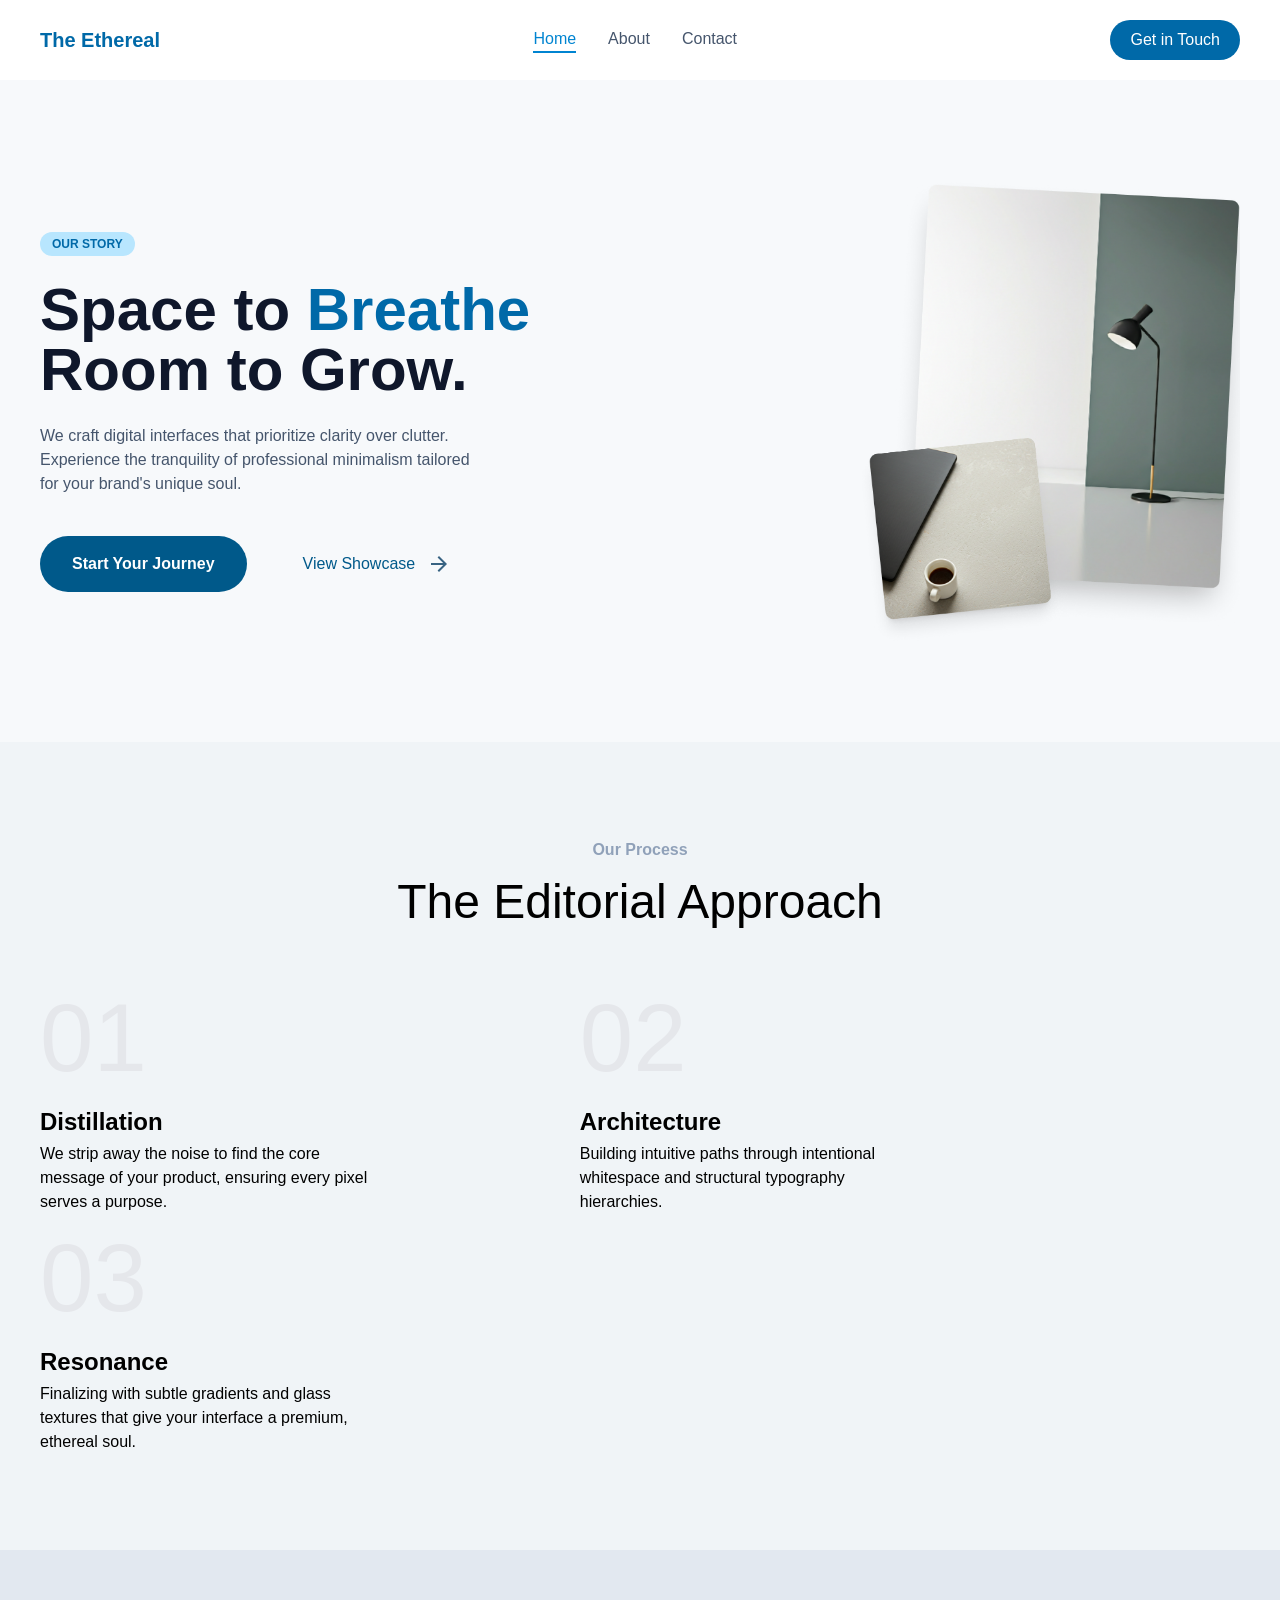
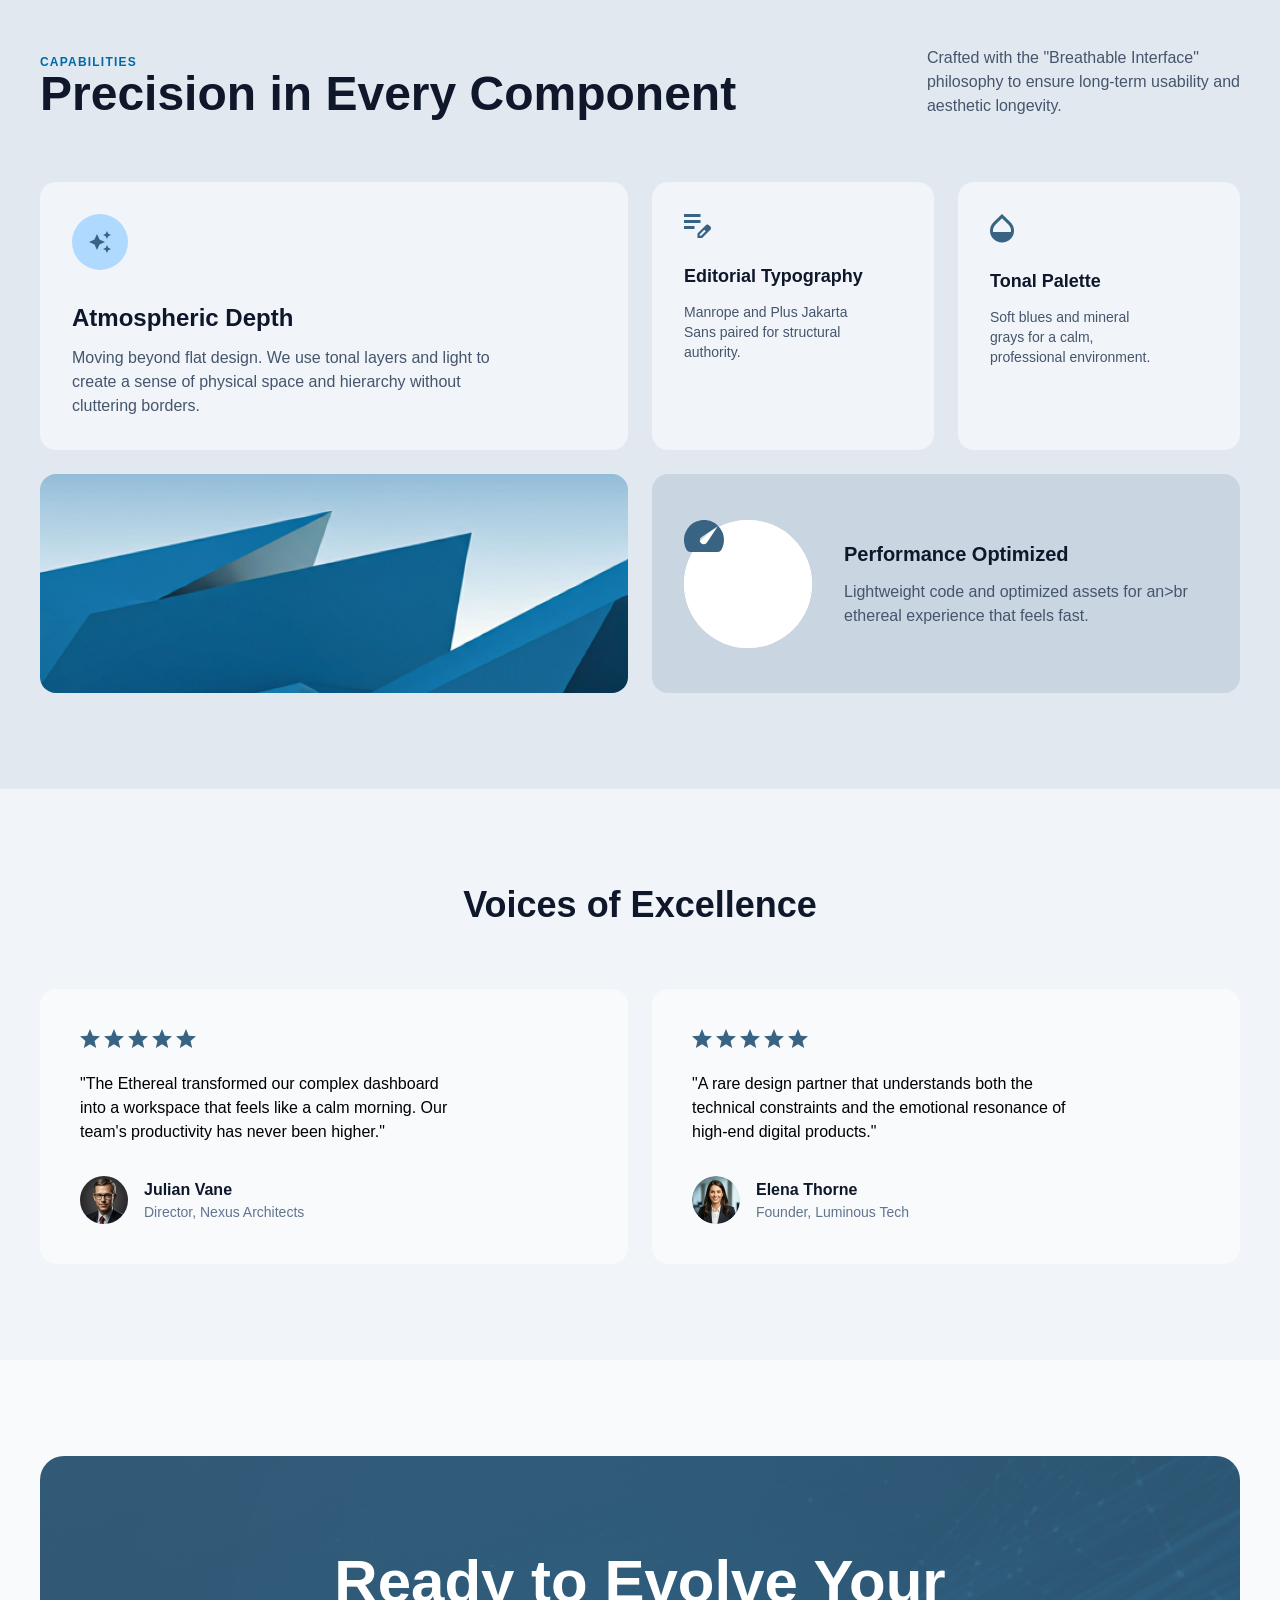
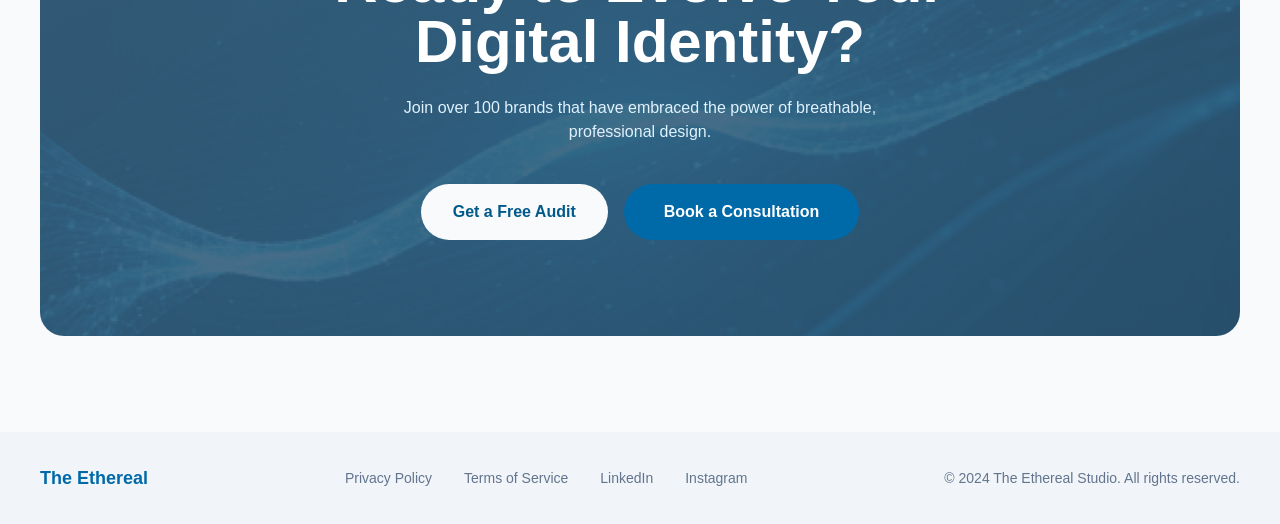
<file: src/home.html>
<!doctype html>
<html lang="en">
  <head>
    <meta charset="UTF-8" />
    <meta name="viewport" content="width=device-width, initial-scale=1.0" />
    <link rel="stylesheet" href="output.css" />
    <title>Home</title>
  </head>
  <body>
    <header>
      <div class="flex items-center justify-between px-10 py-5 bg-white">
        <span class="text-xl font-semibold text-sky-700">The Ethereal</span>

        <nav class="flex gap-8">
          <a
            href="#"
            class="text-sky-600 border-b-2 border-sky-600 hover:text-sky-500 active:text-sky-900"
            >Home</a
          >
          <a
            href="index.html"
            class="text-slate-600 hover:text-sky-500 active:text-sky-900"
            >About</a
          >
          <a
            href="Contact.html"
            class="text-slate-600 hover:text-sky-500 active:text-sky-900"
            >Contact</a
          >
        </nav>

        <a
          href="#"
          class="bg-sky-700 text-white px-5 py-2 rounded-full hover:bg-sky-600 active:bg-sky-900"
          >Get in Touch</a
        >
      </div>

      <div
        class="flex items-center justify-between gap-10 px-10 py-24 bg-[#F7F9FB]"
      >
        <div class="w-1/2">
          <span
            class="inline-block bg-sky-200 text-sky-700 text-xs font-semibold uppercase px-3 py-1 rounded-full"
          >
            Our story
          </span>

          <h1 class="text-6xl font-bold text-slate-900 mt-6">
            Space to
            <span class="text-sky-700">Breathe</span><br />
            Room to Grow.
          </h1>

          <p class="text-slate-600 mt-6">
            We craft digital interfaces that prioritize clarity over clutter.<br />
            Experience the tranquility of professional minimalism tailored<br />
            for your brand's unique soul.
          </p>
          <div class="flex items-center gap-4 mt-10">
            <a
              href="#"
              class="bg-sky-800 text-white font-semibold px-8 py-4 rounded-full transition duration-500 hover:bg-sky-500 hover:-translate-y-2 active:bg-sky-900"
            >
              Start Your Journey
            </a>
            <a
              href="#"
              class="ml-10 text-sky-800 transition duration-500 hover:text-sky-500"
            >
              View Showcase
            </a>
            <svg
              width="16"
              height="16"
              viewBox="0 0 16 16"
              fill="none"
              xmlns="http://www.w3.org/2000/svg"
            >
              <path
                d="M12.175 9H0V7H12.175L6.575 1.4L8 0L16 8L8 16L6.575 14.6L12.175 9V9"
                fill="#386382"
              />
            </svg>
          </div>
        </div>

        <div class="w-1/2 flex justify-end">
          <img
            src="img/image copy 12.png"
            alt="Office"
            class="w-96 rounded-2xl"
          />
        </div>
      </div>
    </header>
    <main>
      <section class="justify-between gap-10 px-10 py-24 bg-[#F0F4F7]">
        <div class="text-center">
          <p class="font-bold text-slate-400">Our Process</p>
          <h1 class="text-5xl text-black mt-4 pb-12">The Editorial Approach</h1>
        </div>
        <div class="inline-block">
          <h1 class="text-8xl text-gray-200 py-4">01</h1>
          <h2 class="text-2xl font-semibold py-1">Distillation</h2>
          <p>
            We strip away the noise to find the core<br />
            message of your product, ensuring every pixel<br />
            serves a purpose.
          </p>
        </div>
        <div class="inline-block px-52">
          <h1 class="text-8xl text-gray-200 py-4">02</h1>
          <h2 class="text-2xl font-semibold py-1">Architecture</h2>
          <p>
            Building intuitive paths through intentional<br />
            whitespace and structural typography<br />
            hierarchies.
          </p>
        </div>
        <div class="inline-block">
          <h1 class="text-8xl text-gray-200 py-4">03</h1>
          <h2 class="text-2xl font-semibold py-1">Resonance</h2>
          <p>
            Finalizing with subtle gradients and glass<br />
            textures that give your interface a premium,<br />
            ethereal soul.
          </p>
        </div>
      </section>
      <section class="bg-slate-200 px-10 py-24">
        <div class="flex items-end justify-between gap-10">
          <div>
            <p
              class="text-xs font-semibold uppercase tracking-widest text-sky-700"
            >
              Capabilities
            </p>
            <h2 class="text-5xl font-bold text-slate-900 mt-5">
              Precision in Every Component
            </h2>
          </div>
          <p class="max-w-xs text-slate-600">
            Crafted with the "Breathable Interface"<br />
            philosophy to ensure long-term usability and<br />
            aesthetic longevity.
          </p>
        </div>

        <div class="grid grid-cols-4 gap-6 mt-16">
          <div class="col-span-2 p-8 bg-slate-100 rounded-2xl">
            <svg
              width="56"
              height="56"
              viewBox="0 0 56 56"
              fill="none"
              xmlns="http://www.w3.org/2000/svg"
            >
              <rect width="56" height="56" rx="28" fill="#AFD9FE" />
              <path
                d="M35 25L33.75 22.25L31 21L33.75 19.75L35 17L36.25 19.75L39 21L36.25 22.25L35 25V25M35 39L33.75 36.25L31 35L33.75 33.75L35 31L36.25 33.75L39 35L36.25 36.25L35 39V39M25 36L22.5 30.5L17 28L22.5 25.5L25 20L27.5 25.5L33 28L27.5 30.5L25 36V36"
                fill="#386382"
              />
            </svg>

            <h3 class="text-2xl font-semibold text-slate-900 mt-8">
              Atmospheric Depth
            </h3>
            <p class="text-slate-600 mt-3">
              Moving beyond flat design. We use tonal layers and light to<br />
              create a sense of physical space and hierarchy without<br />
              cluttering borders.
            </p>
          </div>

          <div class="p-8 bg-slate-100 rounded-2xl">
            <svg
              width="27"
              height="24"
              viewBox="0 0 27 24"
              fill="none"
              xmlns="http://www.w3.org/2000/svg"
            >
              <path
                d="M0 15V12H10.5V15H0V15M0 9V6H16.5V9H0V9M0 3V0H16.5V3H0V3M13.5 24V19.3875L21.7875 11.1375C22.0125 10.9125 22.2625 10.75 22.5375 10.65C22.8125 10.55 23.0875 10.5 23.3625 10.5C23.6625 10.5 23.95 10.5562 24.225 10.6687C24.5 10.7812 24.75 10.95 24.975 11.175L26.3625 12.5625C26.5625 12.7875 26.7188 13.0375 26.8312 13.3125C26.9437 13.5875 27 13.8625 27 14.1375C27 14.4125 26.95 14.6937 26.85 14.9812C26.75 15.2688 26.5875 15.525 26.3625 15.75L18.1125 24H13.5V24M24.75 14.1375V14.1375L23.3625 12.75V12.75L24.75 14.1375V14.1375M15.75 21.75H17.175L21.7125 17.175L21.0375 16.4625L20.325 15.7875L15.75 20.325V21.75V21.75M21.0375 16.4625L20.325 15.7875V15.7875L21.7125 17.175V17.175L21.0375 16.4625V16.4625"
                fill="#386382"
              />
            </svg>

            <h3 class="text-lg font-semibold text-slate-900 mt-6">
              Editorial Typography
            </h3>
            <p class="text-sm text-slate-600 mt-3">
              Manrope and Plus Jakarta<br />
              Sans paired for structural<br />
              authority.
            </p>
          </div>

          <div class="p-8 bg-slate-100 rounded-2xl">
            <svg
              width="24"
              height="29"
              viewBox="0 0 24 29"
              fill="none"
              xmlns="http://www.w3.org/2000/svg"
            >
              <path
                d="M12 28.5C8.675 28.5 5.84375 27.35 3.50625 25.05C1.16875 22.75 0 19.95 0 16.65C0 15.025 0.3125 13.5063 0.9375 12.0938C1.5625 10.6812 2.425 9.425 3.525 8.325L12 0L20.475 8.325C21.575 9.425 22.4375 10.6812 23.0625 12.0938C23.6875 13.5063 24 15.025 24 16.65C24 19.95 22.8312 22.75 20.4937 25.05C18.1562 27.35 15.325 28.5 12 28.5V28.5M3.075 18H20.85C21.15 16.2 20.9813 14.6625 20.3438 13.3875C19.7062 12.1125 19.05 11.15 18.375 10.5L12 4.2L5.625 10.5C4.95 11.15 4.2875 12.1125 3.6375 13.3875C2.9875 14.6625 2.8 16.2 3.075 18V18"
                fill="#386382"
              />
            </svg>

            <h3 class="text-lg font-semibold text-slate-900 mt-6">
              Tonal Palette
            </h3>
            <p class="text-sm text-slate-600 mt-3">
              Soft blues and mineral<br />
              grays for a calm,<br />
              professional environment.
            </p>
          </div>

          <div class="col-span-2">
            <img
              src="img/image copy 13.png"
              alt="Shapes"
              class="w-full h-64 rounded-2xl"
            />
          </div>

          <div
            class="col-span-2 flex items-center gap-8 bg-slate-300 rounded-2xl p-8"
          >
            <div class="relative w-32 h-32 shrink-0 bg-slate-50 rounded-full">
              <svg
                width="128"
                height="128"
                viewBox="0 0 128 128"
                fill="none"
                xmlns="http://www.w3.org/2000/svg"
              >
                <rect width="128" height="128" rx="64" fill="white" />
                <path
                  d="M16.9 23C17.7333 23.8333 18.7833 24.225 20.05 24.175C21.3167 24.125 22.2333 23.6667 22.8 22.8L34 6L17.2 17.2C16.3333 17.8 15.8583 18.7083 15.775 19.925C15.6917 21.1417 16.0667 22.1667 16.9 23V23M6.2 32C5.46667 32 4.79167 31.8417 4.175 31.525C3.55833 31.2083 3.06667 30.7333 2.7 30.1C1.83333 28.5333 1.16667 26.9083 0.7 25.225C0.233333 23.5417 0 21.8 0 20C0 17.2333 0.525 14.6333 1.575 12.2C2.625 9.76667 4.05 7.65 5.85 5.85C7.65 4.05 9.76667 2.625 12.2 1.575C14.6333 0.525 17.2333 0 20 0C22.7333 0 25.3 0.516667 27.7 1.55C30.1 2.58333 32.2 3.99167 34 5.775C35.8 7.55833 37.2333 9.64167 38.3 12.025C39.3667 14.4083 39.9167 16.9667 39.95 19.7C39.9833 21.5333 39.775 23.325 39.325 25.075C38.875 26.825 38.1833 28.5 37.25 30.1C36.8833 30.7333 36.3917 31.2083 35.775 31.525C35.1583 31.8417 34.4833 32 33.75 32H6.2V32"
                  fill="#386382"
                />
              </svg>
            </div>
            <div>
              <h3 class="text-xl font-semibold text-slate-900">
                Performance Optimized
              </h3>
              <p class="text-slate-600 mt-3">
                Lightweight code and optimized assets for an>br<br />
                ethereal experience that feels fast.
              </p>
            </div>
          </div>
        </div>
      </section>
      <section class="bg-slate-100 px-10 py-24">
        <h2 class="text-4xl font-bold text-slate-900 text-center">
          Voices of Excellence
        </h2>

        <div class="grid grid-cols-2 gap-6 mt-16">
          <div class="bg-slate-50 rounded-2xl p-10">
            <svg
              width="512"
              height="19"
              viewBox="0 0 512 19"
              fill="none"
              xmlns="http://www.w3.org/2000/svg"
            >
              <path
                d="M3.825 19L5.45 11.975L0 7.25L7.2 6.625L10 0L12.8 6.625L20 7.25L14.55 11.975L16.175 19L10 15.275L3.825 19V19"
                fill="#386382"
              />
              <path
                d="M27.825 19L29.45 11.975L24 7.25L31.2 6.625L34 0L36.8 6.625L44 7.25L38.55 11.975L40.175 19L34 15.275L27.825 19V19"
                fill="#386382"
              />
              <path
                d="M51.825 19L53.45 11.975L48 7.25L55.2 6.625L58 0L60.8 6.625L68 7.25L62.55 11.975L64.175 19L58 15.275L51.825 19V19"
                fill="#386382"
              />
              <path
                d="M75.825 19L77.45 11.975L72 7.25L79.2 6.625L82 0L84.8 6.625L92 7.25L86.55 11.975L88.175 19L82 15.275L75.825 19V19"
                fill="#386382"
              />
              <path
                d="M99.825 19L101.45 11.975L96 7.25L103.2 6.625L106 0L108.8 6.625L116 7.25L110.55 11.975L112.175 19L106 15.275L99.825 19V19"
                fill="#386382"
              />
            </svg>

            <p class="text-slate-700 italic mt-6">
              "The Ethereal transformed our complex dashboard<br />
              into a workspace that feels like a calm morning. Our<br />
              team's productivity has never been higher."
            </p>

            <div class="flex items-center gap-4 mt-8">
              <img
                src="img/image copy 14.png"
                alt="Julian Vane"
                class="w-12 h-12 rounded-full"
              />
              <div>
                <h3 class="font-semibold text-slate-900">Julian Vane</h3>
                <p class="text-sm text-slate-500">Director, Nexus Architects</p>
              </div>
            </div>
          </div>

          <div class="bg-slate-50 rounded-2xl p-10">
            <svg
              width="512"
              height="19"
              viewBox="0 0 512 19"
              fill="none"
              xmlns="http://www.w3.org/2000/svg"
            >
              <path
                d="M3.825 19L5.45 11.975L0 7.25L7.2 6.625L10 0L12.8 6.625L20 7.25L14.55 11.975L16.175 19L10 15.275L3.825 19V19"
                fill="#386382"
              />
              <path
                d="M27.825 19L29.45 11.975L24 7.25L31.2 6.625L34 0L36.8 6.625L44 7.25L38.55 11.975L40.175 19L34 15.275L27.825 19V19"
                fill="#386382"
              />
              <path
                d="M51.825 19L53.45 11.975L48 7.25L55.2 6.625L58 0L60.8 6.625L68 7.25L62.55 11.975L64.175 19L58 15.275L51.825 19V19"
                fill="#386382"
              />
              <path
                d="M75.825 19L77.45 11.975L72 7.25L79.2 6.625L82 0L84.8 6.625L92 7.25L86.55 11.975L88.175 19L82 15.275L75.825 19V19"
                fill="#386382"
              />
              <path
                d="M99.825 19L101.45 11.975L96 7.25L103.2 6.625L106 0L108.8 6.625L116 7.25L110.55 11.975L112.175 19L106 15.275L99.825 19V19"
                fill="#386382"
              />
            </svg>

            <p class="text-slate-700 italic mt-6">
              "A rare design partner that understands both the<br />
              technical constraints and the emotional resonance of<br />
              high-end digital products."
            </p>

            <div class="flex items-center gap-4 mt-8">
              <img
                src="img/image copy 15.png"
                alt="Elena Thorne"
                class="w-12 h-12 rounded-full"
              />
              <div>
                <h3 class="font-semibold text-slate-900">Elena Thorne</h3>
                <p class="text-sm text-slate-500">Founder, Luminous Tech</p>
              </div>
            </div>
          </div>
        </div>
      </section>
      <section class="bg-slate-50 px-10 py-24">
        <div   style="background-image: url('img/image\ copy\ 16.png'); background-position:center; background-size: cover ; ;" class=" rounded-3xl px-10 py-24 text-center">
          <h2 class="text-6xl font-bold text-white max-w-2xl mx-auto">
            Ready to Evolve Your<br />
            Digital Identity?
          </h2>

          <p class="text-sky-100 mt-6 max-w-xl mx-auto">
            Join over 100 brands that have embraced the power of breathable,<br />
            professional design.
          </p>

          <div class="flex items-center justify-center gap-4 mt-10">
            <a
              href="#"
              class="bg-slate-50 text-sky-800 font-semibold px-8 py-4 rounded-full transition-all duration-500 ease-in-out hover:bg-sky-500 hover:text-white hover:-translate-y-2 active:bg-sky-900"
            >
              Get a Free Audit
            </a>

            <a
              href="#"
              class="bg-sky-700 text-white font-semibold px-10 py-4 rounded-full transition-all duration-500 ease-in-out hover:bg-sky-500 hover:-translate-y-2 active:bg-sky-900"
            >
              Book a Consultation
            </a>
          </div>
        </div>
      </section>
    </main>
    <footer class="flex items-center justify-between px-10 py-8 bg-slate-100">
      <span class="text-lg font-semibold text-sky-700">The Ethereal</span>

      <nav class="flex gap-8">
        <a
          href="#"
          class="text-sm text-slate-500 transition duration-300 hover:text-sky-500 active:text-sky-900"
          >Privacy Policy</a
        >
        <a
          href="#"
          class="text-sm text-slate-500 transition duration-300 hover:text-sky-500 active:text-sky-900"
          >Terms of Service</a
        >
        <a
          href="#"
          class="text-sm text-slate-500 transition duration-300 hover:text-sky-500 active:text-sky-900"
          >LinkedIn</a
        >
        <a
          href="#"
          class="text-sm text-slate-500 transition duration-300 hover:text-sky-500 active:text-sky-900"
          >Instagram</a
        >
      </nav>

      <p class="text-sm text-slate-500">
        © 2024 The Ethereal Studio. All rights reserved.
      </p>
    </footer>
  </body>
</html>
</file>
<file: src/output.css>
/*! tailwindcss v4.3.5 | MIT License | https://tailwindcss.com */
@layer properties;
@layer theme, base, components, utilities;
@layer theme {
  :root, :host {
    --font-sans: -apple-system, BlinkMacSystemFont, "Segoe UI", Roboto, "Helvetica Neue",
      "Noto Sans", Arial, sans-serif, "Apple Color Emoji", "Segoe UI Emoji",
      "Segoe UI Symbol", "Noto Color Emoji";
    --font-mono: ui-monospace, SFMono-Regular, Menlo, Monaco, Consolas, "Liberation Mono",
      "Courier New", monospace;
    --color-amber-50: oklch(98.7% 0.022 95.277);
    --color-sky-100: oklch(95.1% 0.026 236.824);
    --color-sky-200: oklch(90.1% 0.058 230.902);
    --color-sky-400: oklch(74.6% 0.16 232.661);
    --color-sky-500: oklch(68.5% 0.169 237.323);
    --color-sky-600: oklch(58.8% 0.158 241.966);
    --color-sky-700: oklch(50% 0.134 242.749);
    --color-sky-800: oklch(44.3% 0.11 240.79);
    --color-sky-900: oklch(39.1% 0.09 240.876);
    --color-sky-950: oklch(29.3% 0.066 243.157);
    --color-blue-100: oklch(93.2% 0.032 255.585);
    --color-slate-50: oklch(98.4% 0.003 247.858);
    --color-slate-100: oklch(96.8% 0.007 247.896);
    --color-slate-200: oklch(92.9% 0.013 255.508);
    --color-slate-300: oklch(86.9% 0.022 252.894);
    --color-slate-400: oklch(70.4% 0.04 256.788);
    --color-slate-500: oklch(55.4% 0.046 257.417);
    --color-slate-600: oklch(44.6% 0.043 257.281);
    --color-slate-900: oklch(20.8% 0.042 265.755);
    --color-gray-200: oklch(92.8% 0.006 264.531);
    --color-black: #000;
    --color-white: #fff;
    --spacing: 0.25rem;
    --container-xl: 36rem;
    --text-xs: 0.75rem;
    --text-xs--line-height: calc(1 / 0.75);
    --text-sm: 0.875rem;
    --text-sm--line-height: calc(1.25 / 0.875);
    --text-lg: 1.125rem;
    --text-lg--line-height: calc(1.75 / 1.125);
    --text-xl: 1.25rem;
    --text-xl--line-height: calc(1.75 / 1.25);
    --text-2xl: 1.5rem;
    --text-2xl--line-height: calc(2 / 1.5);
    --text-3xl: 1.875rem;
    --text-3xl--line-height: calc(2.25 / 1.875);
    --text-4xl: 2.25rem;
    --text-4xl--line-height: calc(2.5 / 2.25);
    --text-5xl: 3rem;
    --text-5xl--line-height: 1;
    --text-6xl: 3.75rem;
    --text-6xl--line-height: 1;
    --text-7xl: 4.5rem;
    --text-7xl--line-height: 1;
    --text-8xl: 6rem;
    --text-8xl--line-height: 1;
    --font-weight-normal: 400;
    --font-weight-medium: 500;
    --font-weight-semibold: 600;
    --font-weight-bold: 700;
    --tracking-widest: 0.1em;
    --radius-xl: 0.75rem;
    --radius-2xl: 1rem;
    --radius-3xl: 1.5rem;
    --radius-4xl: 2rem;
    --ease-in-out: cubic-bezier(0.4, 0, 0.2, 1);
    --default-transition-duration: 150ms;
    --default-transition-timing-function: cubic-bezier(0.4, 0, 0.2, 1);
    --default-font-family: var(--font-sans);
    --default-mono-font-family: var(--font-mono);
  }
}
@layer base {
  *, ::after, ::before, ::backdrop, ::file-selector-button {
    box-sizing: border-box;
    margin: 0;
    padding: 0;
    border: 0 solid;
  }
  html, :host {
    line-height: 1.5;
    -webkit-text-size-adjust: 100%;
    tab-size: 4;
    font-family: var(--default-font-family, -apple-system, BlinkMacSystemFont, "Segoe UI", Roboto, "Helvetica Neue", "Noto Sans", Arial, sans-serif, "Apple Color Emoji", "Segoe UI Emoji", "Segoe UI Symbol", "Noto Color Emoji");
    font-feature-settings: var(--default-font-feature-settings, normal);
    font-variation-settings: var(--default-font-variation-settings, normal);
    -webkit-tap-highlight-color: transparent;
  }
  hr {
    height: 0;
    color: inherit;
    border-top-width: 1px;
  }
  abbr:where([title]) {
    -webkit-text-decoration: underline dotted;
    text-decoration: underline dotted;
  }
  h1, h2, h3, h4, h5, h6 {
    font-size: inherit;
    font-weight: inherit;
  }
  a {
    color: inherit;
    -webkit-text-decoration: inherit;
    text-decoration: inherit;
  }
  b, strong {
    font-weight: bolder;
  }
  code, kbd, samp, pre {
    font-family: var(--default-mono-font-family, ui-monospace, SFMono-Regular, Menlo, Monaco, Consolas, "Liberation Mono", "Courier New", monospace);
    font-feature-settings: var(--default-mono-font-feature-settings, normal);
    font-variation-settings: var(--default-mono-font-variation-settings, normal);
    font-size: 1em;
  }
  small {
    font-size: 80%;
  }
  sub, sup {
    font-size: 75%;
    line-height: 0;
    position: relative;
    vertical-align: baseline;
  }
  sub {
    bottom: -0.25em;
  }
  sup {
    top: -0.5em;
  }
  table {
    text-indent: 0;
    border-color: inherit;
    border-collapse: collapse;
  }
  :-moz-focusring:where(:not(iframe)) {
    outline: auto;
  }
  progress {
    vertical-align: baseline;
  }
  summary {
    display: list-item;
  }
  ol, ul, menu {
    list-style: none;
  }
  img, svg, video, canvas, audio, iframe, embed, object {
    display: block;
    vertical-align: middle;
  }
  img, video {
    max-width: 100%;
    height: auto;
  }
  button, input, select, optgroup, textarea, ::file-selector-button {
    font: inherit;
    font-feature-settings: inherit;
    font-variation-settings: inherit;
    letter-spacing: inherit;
    color: inherit;
    border-radius: 0;
    background-color: transparent;
    opacity: 1;
  }
  :where(select:is([multiple], [size])) optgroup {
    font-weight: bolder;
  }
  :where(select:is([multiple], [size])) optgroup option {
    padding-inline-start: 20px;
  }
  ::file-selector-button {
    margin-inline-end: 4px;
  }
  ::placeholder {
    opacity: 1;
  }
  @supports (not (-webkit-appearance: -apple-pay-button))  or (contain-intrinsic-size: 1px) {
    ::placeholder {
      color: currentcolor;
      @supports (color: color-mix(in lab, red, red)) {
        color: color-mix(in oklab, currentcolor 50%, transparent);
      }
    }
  }
  textarea {
    resize: vertical;
  }
  ::-webkit-search-decoration {
    -webkit-appearance: none;
  }
  ::-webkit-date-and-time-value {
    min-height: 1lh;
    text-align: inherit;
  }
  ::-webkit-datetime-edit {
    display: inline-flex;
  }
  ::-webkit-datetime-edit-fields-wrapper {
    padding: 0;
  }
  ::-webkit-datetime-edit, ::-webkit-datetime-edit-year-field, ::-webkit-datetime-edit-month-field, ::-webkit-datetime-edit-day-field, ::-webkit-datetime-edit-hour-field, ::-webkit-datetime-edit-minute-field, ::-webkit-datetime-edit-second-field, ::-webkit-datetime-edit-millisecond-field, ::-webkit-datetime-edit-meridiem-field {
    padding-block: 0;
  }
  ::-webkit-calendar-picker-indicator {
    line-height: 1;
  }
  :-moz-ui-invalid {
    box-shadow: none;
  }
  button, input:where([type="button"], [type="reset"], [type="submit"]), ::file-selector-button {
    appearance: button;
  }
  ::-webkit-inner-spin-button, ::-webkit-outer-spin-button {
    height: auto;
  }
  [hidden]:where(:not([hidden="until-found"])) {
    display: none !important;
  }
}
@layer utilities {
  .absolute {
    position: absolute;
  }
  .relative {
    position: relative;
  }
  .top-1 {
    top: var(--spacing);
  }
  .top-1\/2 {
    top: calc(1 / 2 * 100%);
  }
  .top-8 {
    top: calc(var(--spacing) * 8);
  }
  .bottom-0 {
    bottom: 0px;
  }
  .bottom-6 {
    bottom: calc(var(--spacing) * 6);
  }
  .left-0 {
    left: 0px;
  }
  .left-1\/2 {
    left: calc(1 / 2 * 100%);
  }
  .left-3 {
    left: calc(var(--spacing) * 3);
  }
  .left-6 {
    left: calc(var(--spacing) * 6);
  }
  .col-span-2 {
    grid-column: span 2 / span 2;
  }
  .row-span-2 {
    grid-row: span 2 / span 2;
  }
  .row-span-3 {
    grid-row: span 3 / span 3;
  }
  .row-span-4 {
    grid-row: span 4 / span 4;
  }
  .row-span-6 {
    grid-row: span 6 / span 6;
  }
  .row-span-8 {
    grid-row: span 8 / span 8;
  }
  .mx-auto {
    margin-inline: auto;
  }
  .mt-1 {
    margin-top: var(--spacing);
  }
  .mt-2 {
    margin-top: calc(var(--spacing) * 2);
  }
  .mt-3 {
    margin-top: calc(var(--spacing) * 3);
  }
  .mt-4 {
    margin-top: calc(var(--spacing) * 4);
  }
  .mt-6 {
    margin-top: calc(var(--spacing) * 6);
  }
  .mt-8 {
    margin-top: calc(var(--spacing) * 8);
  }
  .mt-10 {
    margin-top: calc(var(--spacing) * 10);
  }
  .mt-12 {
    margin-top: calc(var(--spacing) * 12);
  }
  .mt-16 {
    margin-top: calc(var(--spacing) * 16);
  }
  .mt-\[-50px\] {
    margin-top: -50px;
  }
  .mt-\[-60px\] {
    margin-top: -60px;
  }
  .mt-\[-70px\] {
    margin-top: -70px;
  }
  .mt-\[-80px\] {
    margin-top: -80px;
  }
  .mt-\[\[-2\]\] {
    margin-top: [-2];
  }
  .mt-\[\[-20px\]\] {
    margin-top: [-20px];
  }
  .mt-\[\[-50px\]\] {
    margin-top: [-50px];
  }
  .mt-\[\[-200px\]\] {
    margin-top: [-200px];
  }
  .mt-\[\[-\]\] {
    margin-top: [-];
  }
  .mt-\[\[\]\] {
    margin-top: [];
  }
  .mr-0 {
    margin-right: 0px;
  }
  .mr-4 {
    margin-right: calc(var(--spacing) * 4);
  }
  .ml-5 {
    margin-left: calc(var(--spacing) * 5);
  }
  .ml-10 {
    margin-left: calc(var(--spacing) * 10);
  }
  .ml-96 {
    margin-left: calc(var(--spacing) * 96);
  }
  .block {
    display: block;
  }
  .flex {
    display: flex;
  }
  .grid {
    display: grid;
  }
  .inline {
    display: inline;
  }
  .inline-block {
    display: inline-block;
  }
  .h-2 {
    height: calc(var(--spacing) * 2);
  }
  .h-3 {
    height: calc(var(--spacing) * 3);
  }
  .h-6 {
    height: calc(var(--spacing) * 6);
  }
  .h-10 {
    height: calc(var(--spacing) * 10);
  }
  .h-12 {
    height: calc(var(--spacing) * 12);
  }
  .h-40 {
    height: calc(var(--spacing) * 40);
  }
  .h-56 {
    height: calc(var(--spacing) * 56);
  }
  .h-60 {
    height: calc(var(--spacing) * 60);
  }
  .h-96 {
    height: calc(var(--spacing) * 96);
  }
  .h-full {
    height: 100%;
  }
  .w-1\/2 {
    width: calc(1 / 2 * 100%);
  }
  .w-3 {
    width: calc(var(--spacing) * 3);
  }
  .w-6 {
    width: calc(var(--spacing) * 6);
  }
  .w-9 {
    width: calc(var(--spacing) * 9);
  }
  .w-10 {
    width: calc(var(--spacing) * 10);
  }
  .w-12 {
    width: calc(var(--spacing) * 12);
  }
  .w-56 {
    width: calc(var(--spacing) * 56);
  }
  .w-64 {
    width: calc(var(--spacing) * 64);
  }
  .w-68 {
    width: calc(var(--spacing) * 68);
  }
  .w-72 {
    width: calc(var(--spacing) * 72);
  }
  .w-96 {
    width: calc(var(--spacing) * 96);
  }
  .w-102 {
    width: calc(var(--spacing) * 102);
  }
  .w-\[0px\] {
    width: 0px;
  }
  .w-\[400px\] {
    width: 400px;
  }
  .w-\[450px\] {
    width: 450px;
  }
  .w-\[500px\] {
    width: 500px;
  }
  .w-\[\[400px\]\] {
    width: [400px];
  }
  .w-full {
    width: 100%;
  }
  .w-px {
    width: 1px;
  }
  .max-w-xl {
    max-width: var(--container-xl);
  }
  .shrink-0 {
    flex-shrink: 0;
  }
  .-translate-x-1\/2 {
    --tw-translate-x: calc(calc(1 / 2 * 100%) * -1);
    translate: var(--tw-translate-x) var(--tw-translate-y);
  }
  .-translate-y-1\/2 {
    --tw-translate-y: calc(calc(1 / 2 * 100%) * -1);
    translate: var(--tw-translate-x) var(--tw-translate-y);
  }
  .list-none {
    list-style-type: none;
  }
  .grid-cols-2 {
    grid-template-columns: repeat(2, minmax(0, 1fr));
  }
  .grid-cols-3 {
    grid-template-columns: repeat(3, minmax(0, 1fr));
  }
  .grid-cols-4 {
    grid-template-columns: repeat(4, minmax(0, 1fr));
  }
  .grid-rows-2 {
    grid-template-rows: repeat(2, minmax(0, 1fr));
  }
  .grid-rows-3 {
    grid-template-rows: repeat(3, minmax(0, 1fr));
  }
  .grid-rows-4 {
    grid-template-rows: repeat(4, minmax(0, 1fr));
  }
  .flex-col {
    flex-direction: column;
  }
  .items-center {
    align-items: center;
  }
  .items-end {
    align-items: flex-end;
  }
  .items-start {
    align-items: flex-start;
  }
  .justify-between {
    justify-content: space-between;
  }
  .justify-center {
    justify-content: center;
  }
  .justify-end {
    justify-content: flex-end;
  }
  .justify-end-safe {
    justify-content: safe flex-end;
  }
  .gap-2 {
    gap: calc(var(--spacing) * 2);
  }
  .gap-4 {
    gap: calc(var(--spacing) * 4);
  }
  .gap-6 {
    gap: calc(var(--spacing) * 6);
  }
  .gap-8 {
    gap: calc(var(--spacing) * 8);
  }
  .gap-10 {
    gap: calc(var(--spacing) * 10);
  }
  .gap-12 {
    gap: calc(var(--spacing) * 12);
  }
  .rounded-2xl {
    border-radius: var(--radius-2xl);
  }
  .rounded-3xl {
    border-radius: var(--radius-3xl);
  }
  .rounded-full {
    border-radius: calc(infinity * 1px);
  }
  .rounded-xl {
    border-radius: var(--radius-xl);
  }
  .rounded-l-4xl {
    border-top-left-radius: var(--radius-4xl);
    border-bottom-left-radius: var(--radius-4xl);
  }
  .border-b-2 {
    border-bottom-style: var(--tw-border-style);
    border-bottom-width: 2px;
  }
  .border-sky-600 {
    border-color: var(--color-sky-600);
  }
  .bg-\[\#F0F4F7\] {
    background-color: #F0F4F7;
  }
  .bg-\[\#F7F9FB\] {
    background-color: #F7F9FB;
  }
  .bg-black {
    background-color: var(--color-black);
  }
  .bg-gray-200 {
    background-color: var(--color-gray-200);
  }
  .bg-sky-200 {
    background-color: var(--color-sky-200);
  }
  .bg-sky-700 {
    background-color: var(--color-sky-700);
  }
  .bg-sky-800 {
    background-color: var(--color-sky-800);
  }
  .bg-slate-50 {
    background-color: var(--color-slate-50);
  }
  .bg-slate-100 {
    background-color: var(--color-slate-100);
  }
  .bg-slate-200 {
    background-color: var(--color-slate-200);
  }
  .bg-slate-300 {
    background-color: var(--color-slate-300);
  }
  .bg-slate-400 {
    background-color: var(--color-slate-400);
  }
  .bg-white {
    background-color: var(--color-white);
  }
  .object-cover {
    object-fit: cover;
  }
  .p-1 {
    padding: var(--spacing);
  }
  .p-2 {
    padding: calc(var(--spacing) * 2);
  }
  .p-6 {
    padding: calc(var(--spacing) * 6);
  }
  .p-8 {
    padding: calc(var(--spacing) * 8);
  }
  .p-10 {
    padding: calc(var(--spacing) * 10);
  }
  .px-0 {
    padding-inline: 0px;
  }
  .px-2 {
    padding-inline: calc(var(--spacing) * 2);
  }
  .px-3 {
    padding-inline: calc(var(--spacing) * 3);
  }
  .px-4 {
    padding-inline: calc(var(--spacing) * 4);
  }
  .px-5 {
    padding-inline: calc(var(--spacing) * 5);
  }
  .px-6 {
    padding-inline: calc(var(--spacing) * 6);
  }
  .px-8 {
    padding-inline: calc(var(--spacing) * 8);
  }
  .px-10 {
    padding-inline: calc(var(--spacing) * 10);
  }
  .px-24 {
    padding-inline: calc(var(--spacing) * 24);
  }
  .px-26 {
    padding-inline: calc(var(--spacing) * 26);
  }
  .px-28 {
    padding-inline: calc(var(--spacing) * 28);
  }
  .px-32 {
    padding-inline: calc(var(--spacing) * 32);
  }
  .px-36 {
    padding-inline: calc(var(--spacing) * 36);
  }
  .px-40 {
    padding-inline: calc(var(--spacing) * 40);
  }
  .px-44 {
    padding-inline: calc(var(--spacing) * 44);
  }
  .px-48 {
    padding-inline: calc(var(--spacing) * 48);
  }
  .px-50 {
    padding-inline: calc(var(--spacing) * 50);
  }
  .px-52 {
    padding-inline: calc(var(--spacing) * 52);
  }
  .px-80 {
    padding-inline: calc(var(--spacing) * 80);
  }
  .py-1 {
    padding-block: var(--spacing);
  }
  .py-2 {
    padding-block: calc(var(--spacing) * 2);
  }
  .py-3 {
    padding-block: calc(var(--spacing) * 3);
  }
  .py-3\.5 {
    padding-block: calc(var(--spacing) * 3.5);
  }
  .py-4 {
    padding-block: calc(var(--spacing) * 4);
  }
  .py-5 {
    padding-block: calc(var(--spacing) * 5);
  }
  .py-8 {
    padding-block: calc(var(--spacing) * 8);
  }
  .py-12 {
    padding-block: calc(var(--spacing) * 12);
  }
  .py-20 {
    padding-block: calc(var(--spacing) * 20);
  }
  .py-24 {
    padding-block: calc(var(--spacing) * 24);
  }
  .pb-5 {
    padding-bottom: calc(var(--spacing) * 5);
  }
  .pb-12 {
    padding-bottom: calc(var(--spacing) * 12);
  }
  .pb-16 {
    padding-bottom: calc(var(--spacing) * 16);
  }
  .pl-12 {
    padding-left: calc(var(--spacing) * 12);
  }
  .text-center {
    text-align: center;
  }
  .text-end {
    text-align: end;
  }
  .text-2xl {
    font-size: var(--text-2xl);
    line-height: var(--tw-leading, var(--text-2xl--line-height));
  }
  .text-3xl {
    font-size: var(--text-3xl);
    line-height: var(--tw-leading, var(--text-3xl--line-height));
  }
  .text-4xl {
    font-size: var(--text-4xl);
    line-height: var(--tw-leading, var(--text-4xl--line-height));
  }
  .text-5xl {
    font-size: var(--text-5xl);
    line-height: var(--tw-leading, var(--text-5xl--line-height));
  }
  .text-6xl {
    font-size: var(--text-6xl);
    line-height: var(--tw-leading, var(--text-6xl--line-height));
  }
  .text-7xl {
    font-size: var(--text-7xl);
    line-height: var(--tw-leading, var(--text-7xl--line-height));
  }
  .text-8xl {
    font-size: var(--text-8xl);
    line-height: var(--tw-leading, var(--text-8xl--line-height));
  }
  .text-lg {
    font-size: var(--text-lg);
    line-height: var(--tw-leading, var(--text-lg--line-height));
  }
  .text-sm {
    font-size: var(--text-sm);
    line-height: var(--tw-leading, var(--text-sm--line-height));
  }
  .text-xl {
    font-size: var(--text-xl);
    line-height: var(--tw-leading, var(--text-xl--line-height));
  }
  .text-xs {
    font-size: var(--text-xs);
    line-height: var(--tw-leading, var(--text-xs--line-height));
  }
  .font-bold {
    --tw-font-weight: var(--font-weight-bold);
    font-weight: var(--font-weight-bold);
  }
  .font-medium {
    --tw-font-weight: var(--font-weight-medium);
    font-weight: var(--font-weight-medium);
  }
  .font-normal {
    --tw-font-weight: var(--font-weight-normal);
    font-weight: var(--font-weight-normal);
  }
  .font-semibold {
    --tw-font-weight: var(--font-weight-semibold);
    font-weight: var(--font-weight-semibold);
  }
  .tracking-widest {
    --tw-tracking: var(--tracking-widest);
    letter-spacing: var(--tracking-widest);
  }
  .text-\[\#386382\] {
    color: #386382;
  }
  .text-amber-50 {
    color: var(--color-amber-50);
  }
  .text-black {
    color: var(--color-black);
  }
  .text-blue-100 {
    color: var(--color-blue-100);
  }
  .text-gray-200 {
    color: var(--color-gray-200);
  }
  .text-sky-100 {
    color: var(--color-sky-100);
  }
  .text-sky-400 {
    color: var(--color-sky-400);
  }
  .text-sky-600 {
    color: var(--color-sky-600);
  }
  .text-sky-700 {
    color: var(--color-sky-700);
  }
  .text-sky-800 {
    color: var(--color-sky-800);
  }
  .text-sky-900 {
    color: var(--color-sky-900);
  }
  .text-sky-950 {
    color: var(--color-sky-950);
  }
  .text-slate-400 {
    color: var(--color-slate-400);
  }
  .text-slate-500 {
    color: var(--color-slate-500);
  }
  .text-slate-600 {
    color: var(--color-slate-600);
  }
  .text-slate-900 {
    color: var(--color-slate-900);
  }
  .text-white {
    color: var(--color-white);
  }
  .uppercase {
    text-transform: uppercase;
  }
  .placeholder-slate-400::placeholder {
    color: var(--color-slate-400);
  }
  .shadow-lg {
    --tw-shadow: 0 10px 15px -3px var(--tw-shadow-color, rgb(0 0 0 / 0.1)), 0 4px 6px -4px var(--tw-shadow-color, rgb(0 0 0 / 0.1));
    box-shadow: var(--tw-inset-shadow), var(--tw-inset-ring-shadow), var(--tw-ring-offset-shadow), var(--tw-ring-shadow), var(--tw-shadow);
  }
  .filter {
    filter: var(--tw-blur, ) var(--tw-brightness, ) var(--tw-contrast, ) var(--tw-grayscale, ) var(--tw-hue-rotate, ) var(--tw-invert, ) var(--tw-saturate, ) var(--tw-sepia, ) var(--tw-drop-shadow, );
  }
  .transition {
    transition-property: color, background-color, border-color, outline-color, text-decoration-color, fill, stroke, --tw-gradient-from, --tw-gradient-via, --tw-gradient-to, opacity, box-shadow, transform, translate, scale, rotate, filter, -webkit-backdrop-filter, backdrop-filter, display, content-visibility, overlay, pointer-events;
    transition-timing-function: var(--tw-ease, var(--default-transition-timing-function));
    transition-duration: var(--tw-duration, var(--default-transition-duration));
  }
  .transition-all {
    transition-property: all;
    transition-timing-function: var(--tw-ease, var(--default-transition-timing-function));
    transition-duration: var(--tw-duration, var(--default-transition-duration));
  }
  .duration-300 {
    --tw-duration: 300ms;
    transition-duration: 300ms;
  }
  .duration-500 {
    --tw-duration: 500ms;
    transition-duration: 500ms;
  }
  .ease-in-out {
    --tw-ease: var(--ease-in-out);
    transition-timing-function: var(--ease-in-out);
  }
  @media (hover: hover) {
    .hover\:-translate-y-1:hover {
      --tw-translate-y: calc(var(--spacing) * -1);
      translate: var(--tw-translate-x) var(--tw-translate-y);
    }
    .hover\:-translate-y-2:hover {
      --tw-translate-y: calc(var(--spacing) * -2);
      translate: var(--tw-translate-x) var(--tw-translate-y);
    }
    .hover\:bg-sky-200:hover {
      background-color: var(--color-sky-200);
    }
    .hover\:bg-sky-500:hover {
      background-color: var(--color-sky-500);
    }
    .hover\:bg-sky-600:hover {
      background-color: var(--color-sky-600);
    }
    .hover\:bg-sky-800:hover {
      background-color: var(--color-sky-800);
    }
    .hover\:text-sky-500:hover {
      color: var(--color-sky-500);
    }
    .hover\:text-white:hover {
      color: var(--color-white);
    }
    .hover\:shadow-xl:hover {
      --tw-shadow: 0 20px 25px -5px var(--tw-shadow-color, rgb(0 0 0 / 0.1)), 0 8px 10px -6px var(--tw-shadow-color, rgb(0 0 0 / 0.1));
      box-shadow: var(--tw-inset-shadow), var(--tw-inset-ring-shadow), var(--tw-ring-offset-shadow), var(--tw-ring-shadow), var(--tw-shadow);
    }
  }
  .focus\:shadow-lg:focus {
    --tw-shadow: 0 10px 15px -3px var(--tw-shadow-color, rgb(0 0 0 / 0.1)), 0 4px 6px -4px var(--tw-shadow-color, rgb(0 0 0 / 0.1));
    box-shadow: var(--tw-inset-shadow), var(--tw-inset-ring-shadow), var(--tw-ring-offset-shadow), var(--tw-ring-shadow), var(--tw-shadow);
  }
  .focus\:shadow-sky-800:focus {
    --tw-shadow-color: oklch(44.3% 0.11 240.79);
    @supports (color: color-mix(in lab, red, red)) {
      --tw-shadow-color: color-mix(in oklab, var(--color-sky-800) var(--tw-shadow-alpha), transparent);
    }
  }
  .active\:bg-sky-900:active {
    background-color: var(--color-sky-900);
  }
  .active\:text-sky-900:active {
    color: var(--color-sky-900);
  }
}
@property --tw-translate-x {
  syntax: "*";
  inherits: false;
  initial-value: 0;
}
@property --tw-translate-y {
  syntax: "*";
  inherits: false;
  initial-value: 0;
}
@property --tw-translate-z {
  syntax: "*";
  inherits: false;
  initial-value: 0;
}
@property --tw-border-style {
  syntax: "*";
  inherits: false;
  initial-value: solid;
}
@property --tw-font-weight {
  syntax: "*";
  inherits: false;
}
@property --tw-tracking {
  syntax: "*";
  inherits: false;
}
@property --tw-shadow {
  syntax: "*";
  inherits: false;
  initial-value: 0 0 #0000;
}
@property --tw-shadow-color {
  syntax: "*";
  inherits: false;
}
@property --tw-shadow-alpha {
  syntax: "<percentage>";
  inherits: false;
  initial-value: 100%;
}
@property --tw-inset-shadow {
  syntax: "*";
  inherits: false;
  initial-value: 0 0 #0000;
}
@property --tw-inset-shadow-color {
  syntax: "*";
  inherits: false;
}
@property --tw-inset-shadow-alpha {
  syntax: "<percentage>";
  inherits: false;
  initial-value: 100%;
}
@property --tw-ring-color {
  syntax: "*";
  inherits: false;
}
@property --tw-ring-shadow {
  syntax: "*";
  inherits: false;
  initial-value: 0 0 #0000;
}
@property --tw-inset-ring-color {
  syntax: "*";
  inherits: false;
}
@property --tw-inset-ring-shadow {
  syntax: "*";
  inherits: false;
  initial-value: 0 0 #0000;
}
@property --tw-ring-inset {
  syntax: "*";
  inherits: false;
}
@property --tw-ring-offset-width {
  syntax: "<length>";
  inherits: false;
  initial-value: 0px;
}
@property --tw-ring-offset-color {
  syntax: "*";
  inherits: false;
  initial-value: #fff;
}
@property --tw-ring-offset-shadow {
  syntax: "*";
  inherits: false;
  initial-value: 0 0 #0000;
}
@property --tw-blur {
  syntax: "*";
  inherits: false;
}
@property --tw-brightness {
  syntax: "*";
  inherits: false;
}
@property --tw-contrast {
  syntax: "*";
  inherits: false;
}
@property --tw-grayscale {
  syntax: "*";
  inherits: false;
}
@property --tw-hue-rotate {
  syntax: "*";
  inherits: false;
}
@property --tw-invert {
  syntax: "*";
  inherits: false;
}
@property --tw-opacity {
  syntax: "*";
  inherits: false;
}
@property --tw-saturate {
  syntax: "*";
  inherits: false;
}
@property --tw-sepia {
  syntax: "*";
  inherits: false;
}
@property --tw-drop-shadow {
  syntax: "*";
  inherits: false;
}
@property --tw-drop-shadow-color {
  syntax: "*";
  inherits: false;
}
@property --tw-drop-shadow-alpha {
  syntax: "<percentage>";
  inherits: false;
  initial-value: 100%;
}
@property --tw-drop-shadow-size {
  syntax: "*";
  inherits: false;
}
@property --tw-duration {
  syntax: "*";
  inherits: false;
}
@property --tw-ease {
  syntax: "*";
  inherits: false;
}
@layer properties {
  @supports ((-webkit-hyphens: none) and (not (margin-trim: block))) or ((-moz-orient: inline) and (not (color:rgb(from red r g b)))) {
    *, ::before, ::after, ::backdrop {
      --tw-translate-x: 0;
      --tw-translate-y: 0;
      --tw-translate-z: 0;
      --tw-border-style: solid;
      --tw-font-weight: initial;
      --tw-tracking: initial;
      --tw-shadow: 0 0 #0000;
      --tw-shadow-color: initial;
      --tw-shadow-alpha: 100%;
      --tw-inset-shadow: 0 0 #0000;
      --tw-inset-shadow-color: initial;
      --tw-inset-shadow-alpha: 100%;
      --tw-ring-color: initial;
      --tw-ring-shadow: 0 0 #0000;
      --tw-inset-ring-color: initial;
      --tw-inset-ring-shadow: 0 0 #0000;
      --tw-ring-inset: initial;
      --tw-ring-offset-width: 0px;
      --tw-ring-offset-color: #fff;
      --tw-ring-offset-shadow: 0 0 #0000;
      --tw-blur: initial;
      --tw-brightness: initial;
      --tw-contrast: initial;
      --tw-grayscale: initial;
      --tw-hue-rotate: initial;
      --tw-invert: initial;
      --tw-opacity: initial;
      --tw-saturate: initial;
      --tw-sepia: initial;
      --tw-drop-shadow: initial;
      --tw-drop-shadow-color: initial;
      --tw-drop-shadow-alpha: 100%;
      --tw-drop-shadow-size: initial;
      --tw-duration: initial;
      --tw-ease: initial;
    }
  }
}
</file>
